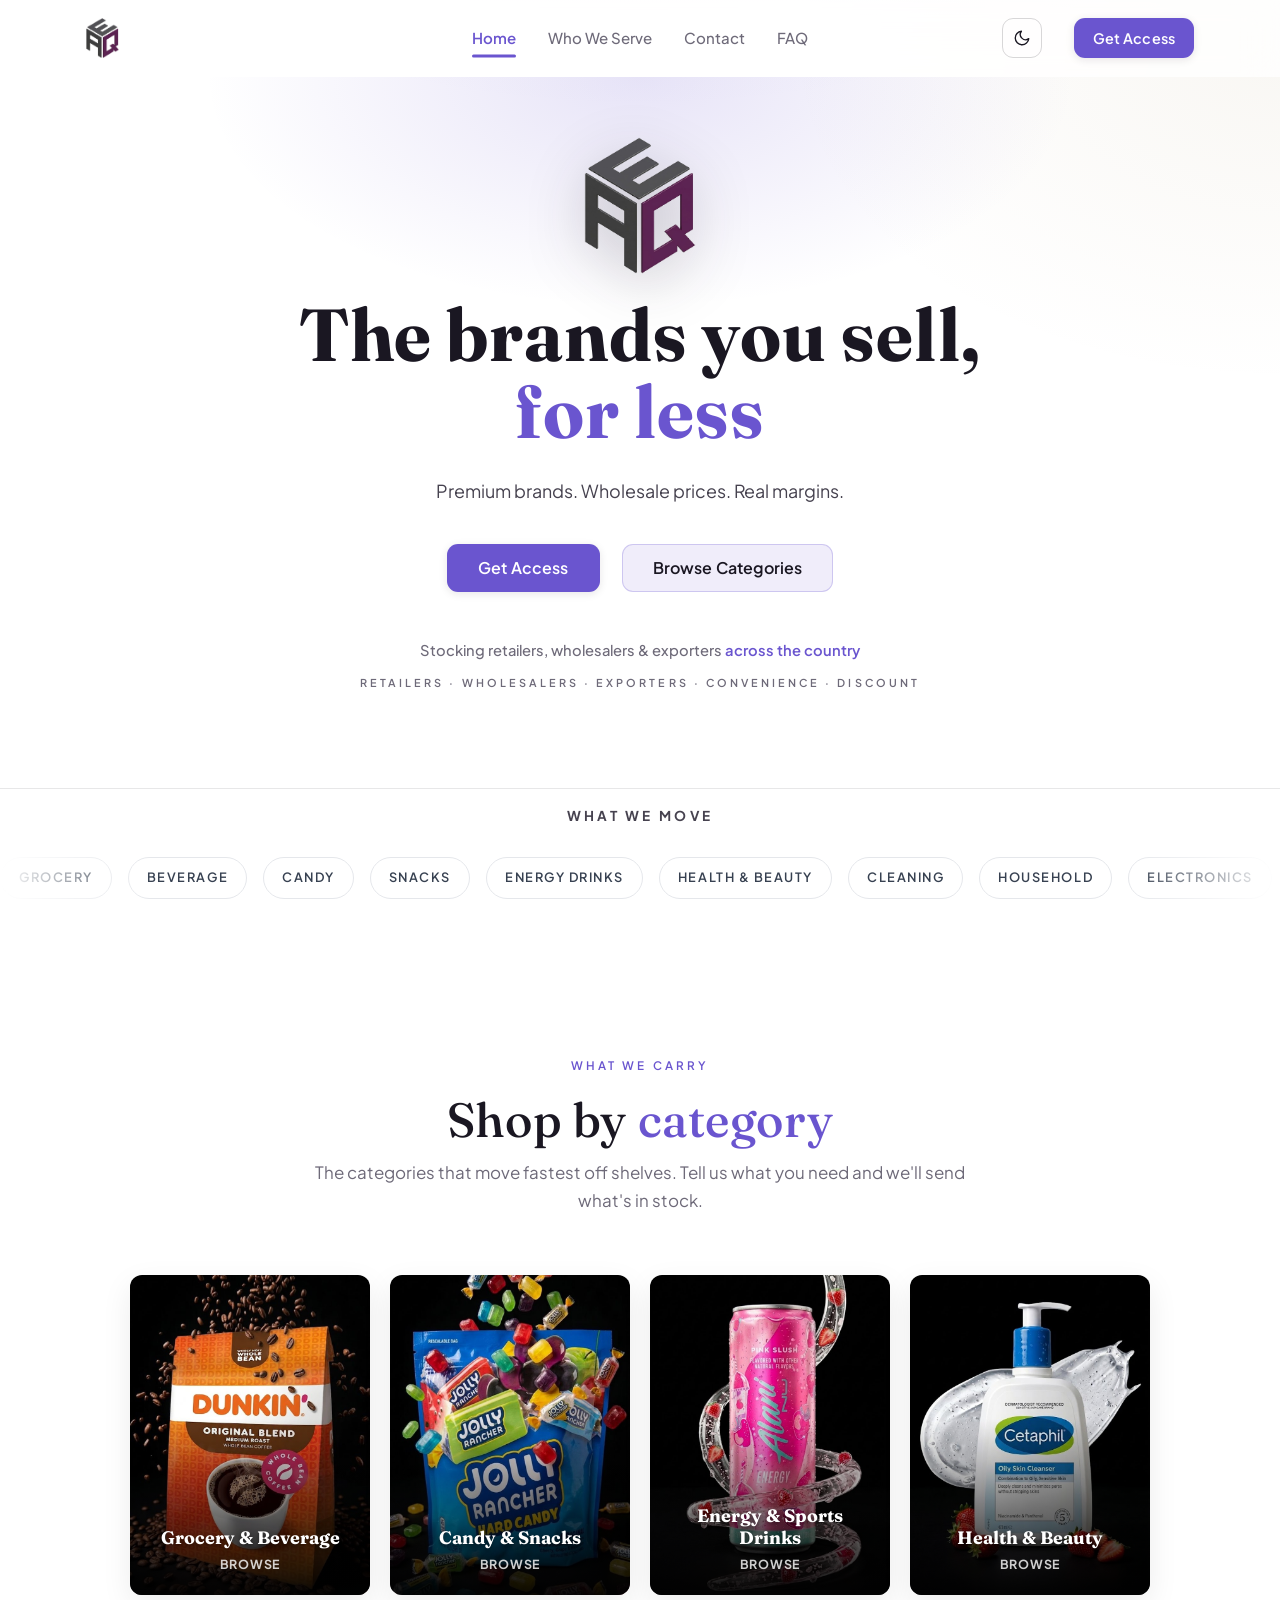
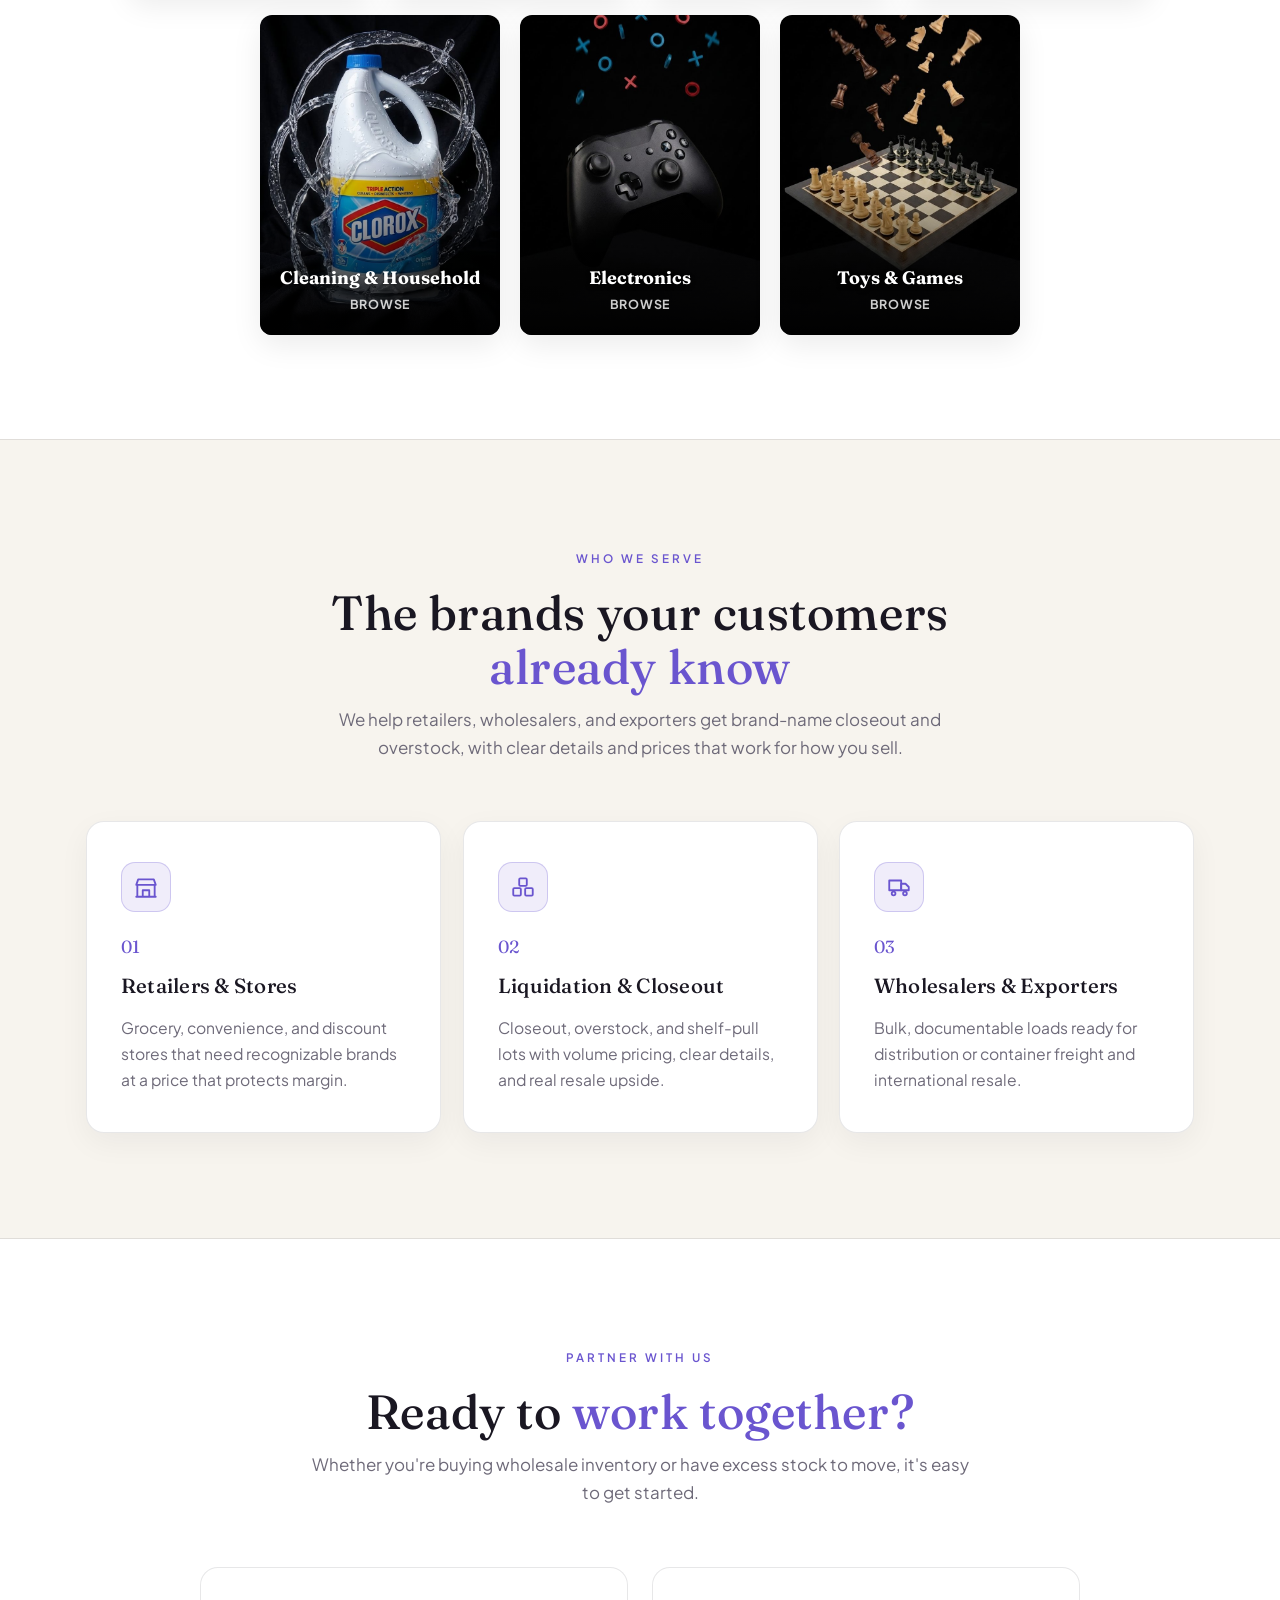
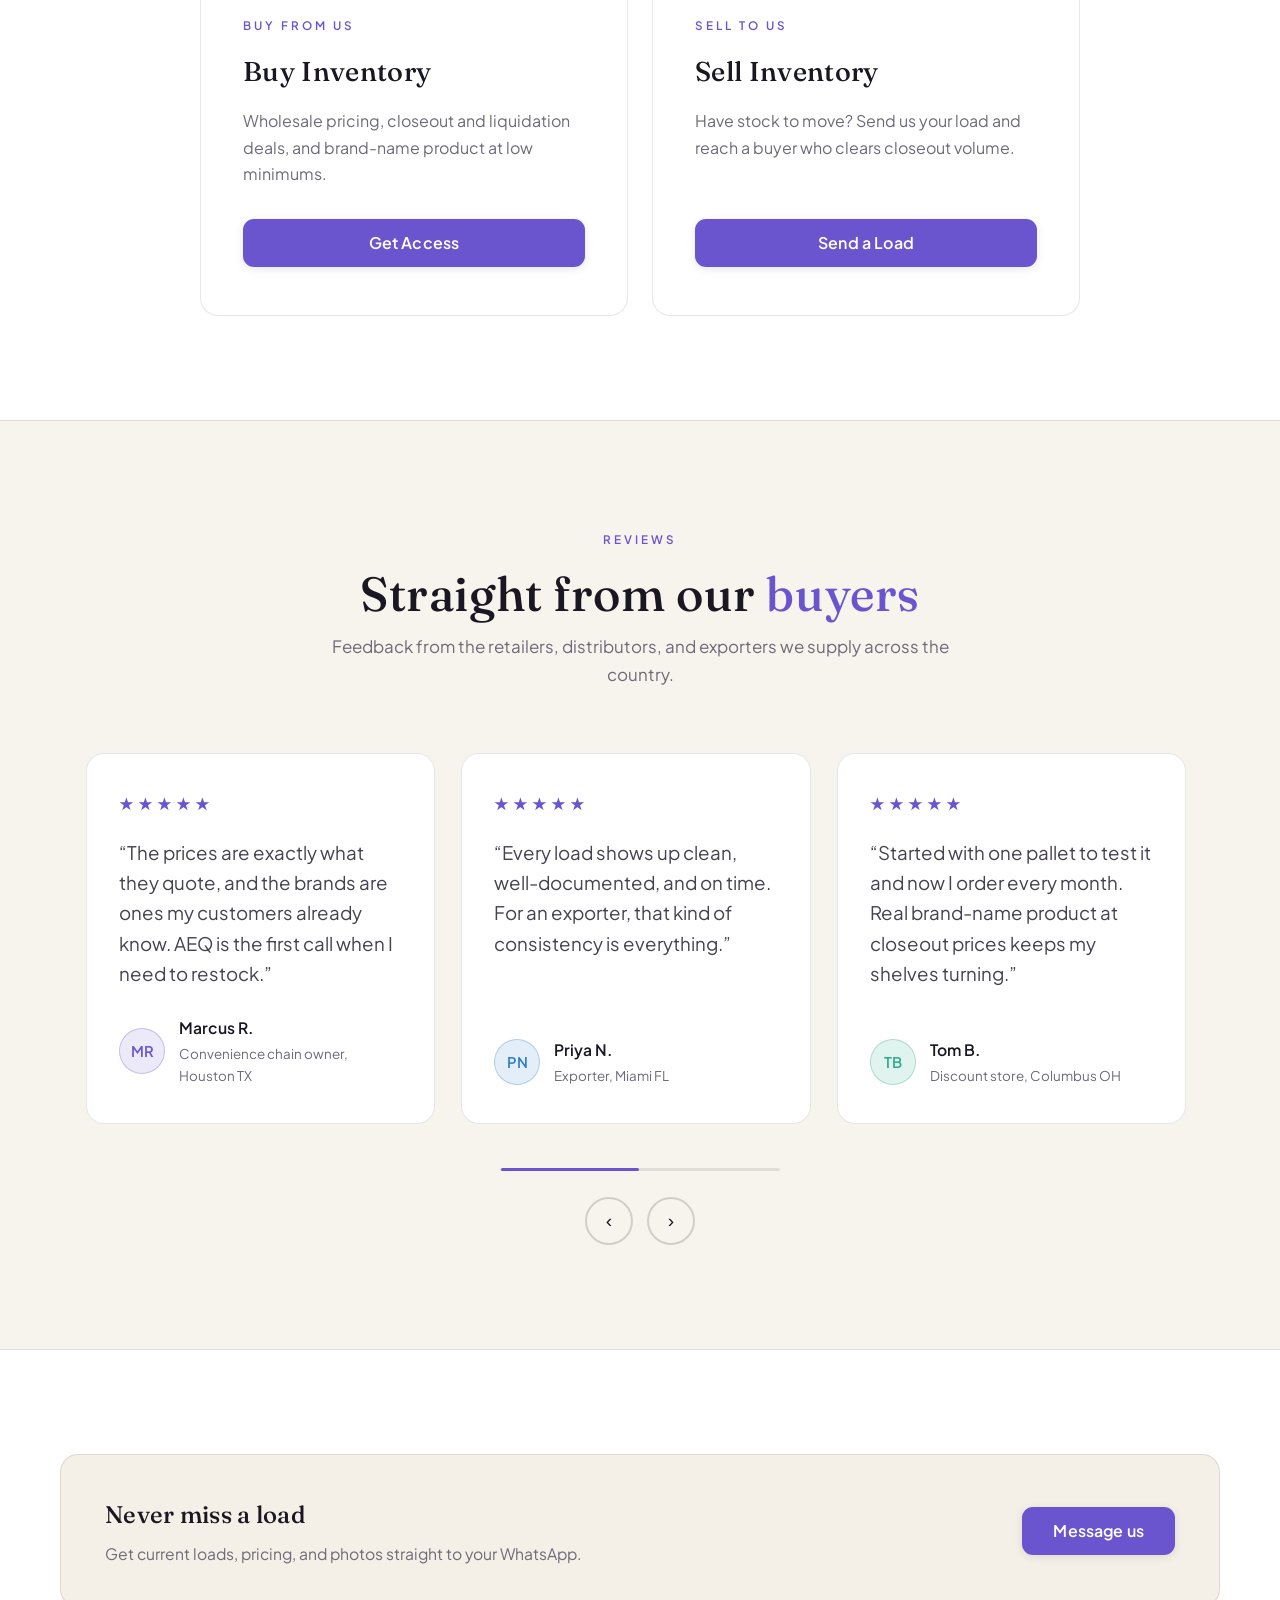
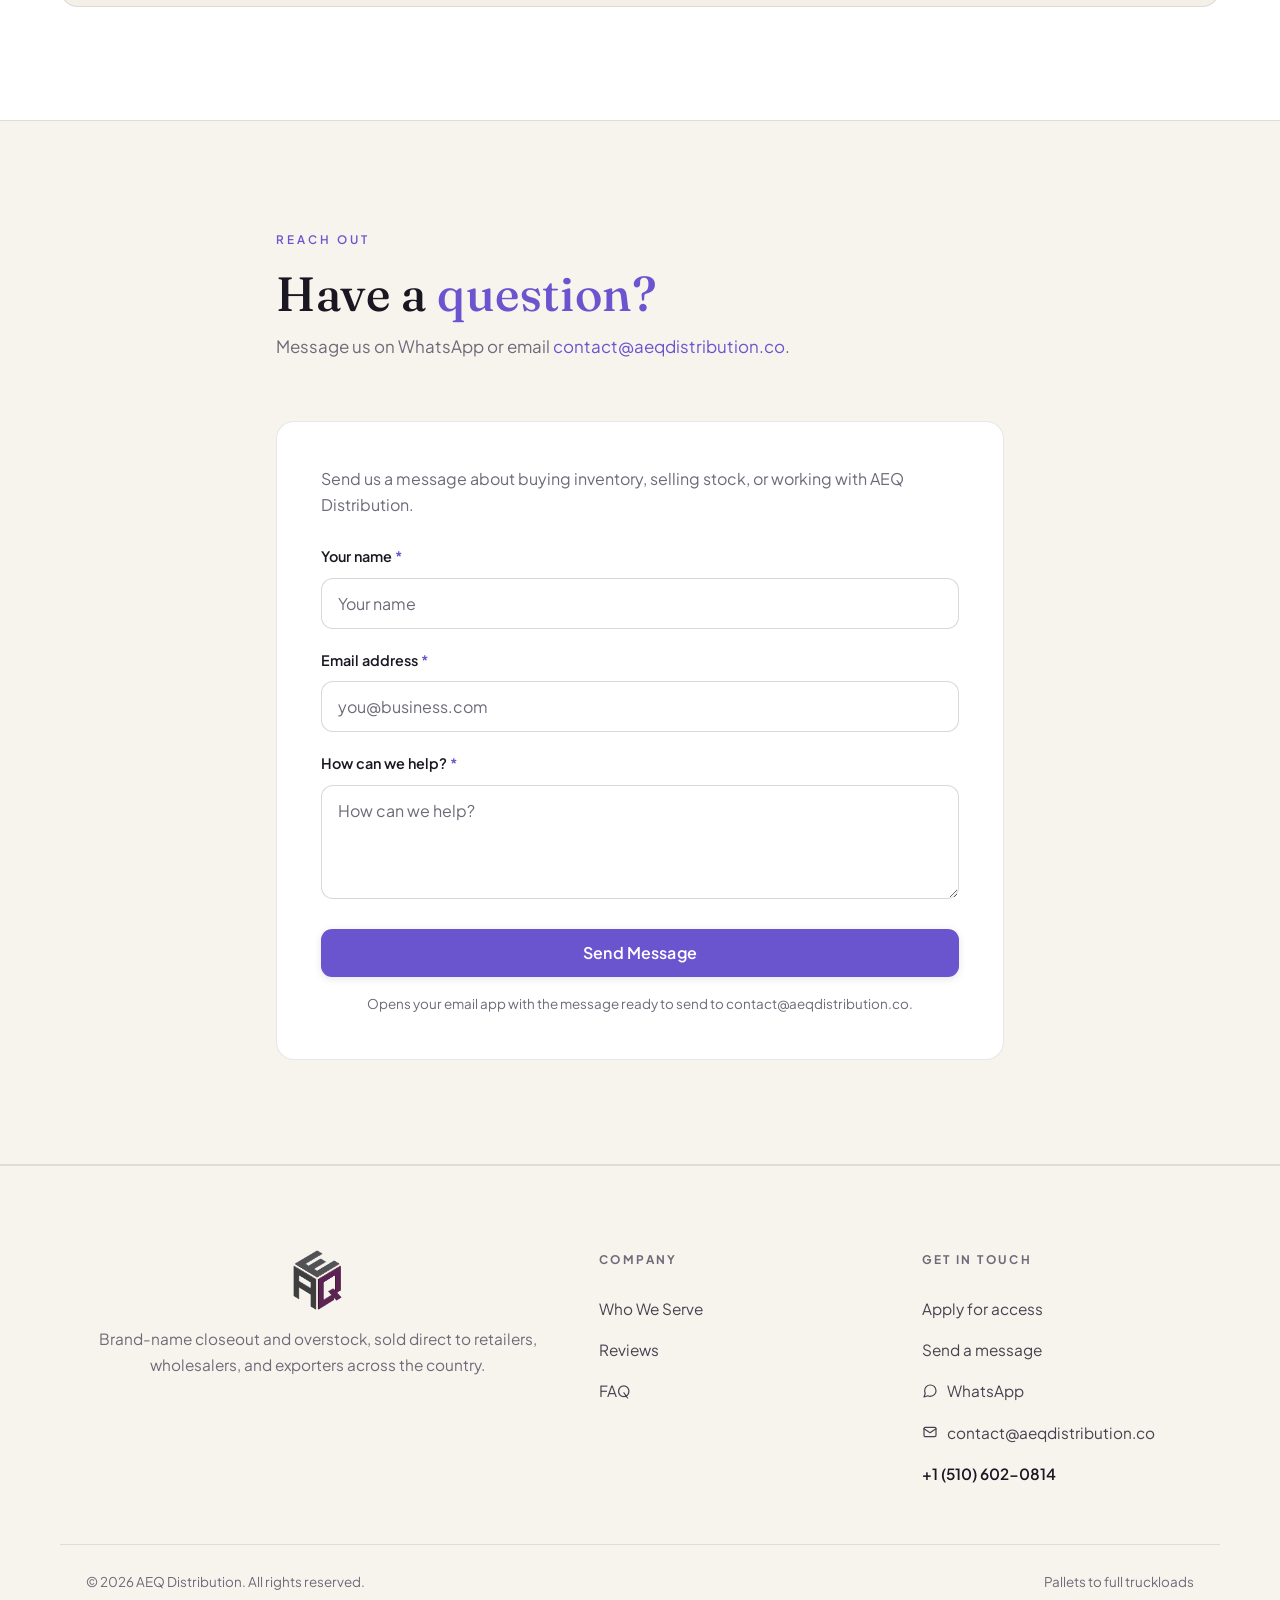
<file: index.html>
<!DOCTYPE html>
<html lang="en">
<head>
  <meta charset="UTF-8" />
  <meta name="viewport" content="width=device-width, initial-scale=1.0" />
  <title>AEQ Distribution | Wholesale & Brand-Name Closeout Distribution</title>
  <meta name="description" content="AEQ Distribution supplies brand-name wholesale, closeout, and liquidation inventory to brick-and-mortar retail, wholesalers, and exporters. Sourced direct, priced for real margin." />
  <meta name="theme-color" content="#ffffff" />
  <link rel="icon" type="image/png" href="favicon.png?v=1" />
  <link rel="apple-touch-icon" href="favicon.png?v=1" />
  <meta property="og:title" content="AEQ Distribution | Wholesale & Closeout Distribution" />
  <meta property="og:description" content="Brand-name wholesale and closeout inventory for retail, wholesale & export. Sourced direct, priced for real margin." />
  <meta property="og:type" content="website" />
  <link rel="preconnect" href="https://fonts.googleapis.com" />
  <link rel="preconnect" href="https://fonts.gstatic.com" crossorigin />
  <link href="https://fonts.googleapis.com/css2?family=Fraunces:opsz,wght@9..144,400;9..144,500;9..144,600;9..144,700&family=Plus+Jakarta+Sans:wght@400;500;600;700&display=swap" rel="stylesheet" />
  <link rel="stylesheet" href="styles.css?v=38" />
  <script>try{var t=localStorage.getItem('aeq-theme');var d=t==='dark';if(!d)document.documentElement.setAttribute('data-theme','light');var m=document.querySelector('meta[name=theme-color]');if(m)m.setAttribute('content',d?'#0d0d10':'#ffffff');}catch(e){}</script>
</head>
<body id="top">
  <div class="scrollbar" id="scrollbar" aria-hidden="true"></div>

  <header class="nav" id="nav">
    <div class="container nav__inner">
      <a href="index.html" class="brand" aria-label="AEQ Distribution home">
        <img src="images/logo.png?v=2" alt="AEQ Distribution" class="brand__logo" />
      </a>
      <nav class="nav__links" aria-label="Primary">
        <a href="index.html" class="is-active">Home</a>        <a href="serve.html">Who We Serve</a>
        <a href="#contact">Contact</a>
        <a href="faq.html">FAQ</a>
      </nav>
      <button class="theme-toggle" id="themeToggle" type="button" aria-label="Switch light or dark theme">
        <svg class="theme-toggle__sun" viewBox="0 0 24 24" fill="none" stroke="currentColor" stroke-width="1.8" stroke-linecap="round" stroke-linejoin="round" aria-hidden="true"><circle cx="12" cy="12" r="4"/><path d="M12 2v2M12 20v2M4.9 4.9l1.4 1.4M17.7 17.7l1.4 1.4M2 12h2M20 12h2M4.9 19.1l1.4-1.4M17.7 6.3l1.4-1.4"/></svg>
        <svg class="theme-toggle__moon" viewBox="0 0 24 24" fill="none" stroke="currentColor" stroke-width="1.8" stroke-linecap="round" stroke-linejoin="round" aria-hidden="true"><path d="M21 12.8A9 9 0 1 1 11.2 3a7 7 0 0 0 9.8 9.8Z"/></svg>
      </button>
      <a class="btn btn--primary btn--sm nav__cta" href="apply.html">Get Access</a>
      <button class="nav__burger" id="burger" aria-label="Open menu" aria-expanded="false"><span></span><span></span><span></span></button>
    </div>
    <div class="nav__mobile" id="navMobile">
      <a href="index.html" class="is-active">Home</a>      <a href="serve.html">Who We Serve</a>
      <a href="#contact">Contact</a>
      <a href="faq.html">FAQ</a>
      <a class="btn btn--primary" href="apply.html">Get Access</a>
    </div>
  </header>

  <main>
    <!-- HERO -->
    <section class="hero">
      <div class="container hero__inner">
        <div class="hero__logo reveal" aria-hidden="true">
          <div class="hero__logo-bob">
            <div class="hero__logo-spin"><img src="images/logo.png?v=2" alt="" /></div>
          </div>
        </div>
        <h1 class="hero__title reveal">The brands you sell, <span class="hl">for less</span></h1>
        <p class="hero__sub reveal">Premium brands. Wholesale prices. Real margins.</p>
        <div class="hero__cta reveal">
          <a class="btn btn--primary btn--lg" href="apply.html">Get Access</a>
          <a class="btn btn--outline btn--lg" href="#categories">Browse Categories</a>
        </div>
        <p class="hero__trust reveal">Stocking retailers, wholesalers &amp; exporters <b>across the country</b></p>
        <p class="hero__caps reveal">Retailers · Wholesalers · Exporters · Convenience · Discount</p>
      </div>
    </section>

    <!-- BRAND MARQUEE -->
    <section class="brands reveal" aria-label="What we move">
      <p class="brands__label">What we move</p>
      <div class="marquee">
        <div class="marquee__track">
          <span>Grocery</span><span aria-hidden="true">·</span><span>Beverage</span><span aria-hidden="true">·</span><span>Candy</span><span aria-hidden="true">·</span><span>Snacks</span><span aria-hidden="true">·</span><span>Energy Drinks</span><span aria-hidden="true">·</span><span>Health &amp; Beauty</span><span aria-hidden="true">·</span><span>Cleaning</span><span aria-hidden="true">·</span><span>Household</span><span aria-hidden="true">·</span><span>Electronics</span><span aria-hidden="true">·</span><span>Toys</span><span aria-hidden="true">·</span><span>Closeouts</span><span aria-hidden="true">·</span>
          <span>Grocery</span><span aria-hidden="true">·</span><span>Beverage</span><span aria-hidden="true">·</span><span>Candy</span><span aria-hidden="true">·</span><span>Snacks</span><span aria-hidden="true">·</span><span>Energy Drinks</span><span aria-hidden="true">·</span><span>Health &amp; Beauty</span><span aria-hidden="true">·</span><span>Cleaning</span><span aria-hidden="true">·</span><span>Household</span><span aria-hidden="true">·</span><span>Electronics</span><span aria-hidden="true">·</span><span>Toys</span><span aria-hidden="true">·</span><span>Closeouts</span><span aria-hidden="true">·</span>
        </div>
      </div>
    </section>

    <!-- CATEGORIES -->
    <section class="section" id="categories">
      <div class="container">
        <div class="section__head reveal">
          <span class="eyebrow">What we carry</span>
          <h2>Shop by <span class="accent">category</span></h2>
          <p>The categories that move fastest off shelves. Tell us what you need and we'll send what's in stock.</p>
        </div>
        <div class="cat-grid">
          <a class="cat reveal" href="apply.html" aria-label="Browse Grocery &amp; Beverage"><img src="images/cat-grocery.jpg?v=4" alt="Grocery and beverage" loading="lazy" /><span class="cat__shade" aria-hidden="true"></span><span class="cat__text"><h3 class="cat__title">Grocery &amp; Beverage</h3><span class="cat__cta">Browse</span></span></a>
          <a class="cat reveal" href="apply.html" aria-label="Browse Candy &amp; Snacks"><img src="images/cat-candy.jpg?v=2" alt="Candy and snacks" loading="lazy" /><span class="cat__shade" aria-hidden="true"></span><span class="cat__text"><h3 class="cat__title">Candy &amp; Snacks</h3><span class="cat__cta">Browse</span></span></a>
          <a class="cat reveal" href="apply.html" aria-label="Browse Energy &amp; Sports Drinks"><img src="images/cat-drinks.jpg?v=2" alt="Energy and sports drinks" loading="lazy" /><span class="cat__shade" aria-hidden="true"></span><span class="cat__text"><h3 class="cat__title">Energy &amp; Sports Drinks</h3><span class="cat__cta">Browse</span></span></a>
          <a class="cat reveal" href="apply.html" aria-label="Browse Health &amp; Beauty"><img src="images/cat-hba.jpg?v=2" alt="Health and beauty" loading="lazy" /><span class="cat__shade" aria-hidden="true"></span><span class="cat__text"><h3 class="cat__title">Health &amp; Beauty</h3><span class="cat__cta">Browse</span></span></a>
          <a class="cat reveal" href="apply.html" aria-label="Browse Cleaning &amp; Household"><img src="images/cat-cleaning.jpg?v=2" alt="Cleaning and household" loading="lazy" /><span class="cat__shade" aria-hidden="true"></span><span class="cat__text"><h3 class="cat__title">Cleaning &amp; Household</h3><span class="cat__cta">Browse</span></span></a>
          <a class="cat reveal" href="apply.html" aria-label="Browse Electronics"><img src="images/cat-electronics.jpg?v=2" alt="Electronics" loading="lazy" /><span class="cat__shade" aria-hidden="true"></span><span class="cat__text"><h3 class="cat__title">Electronics</h3><span class="cat__cta">Browse</span></span></a>
          <a class="cat reveal" href="apply.html" aria-label="Browse Toys &amp; Games"><img src="images/cat-toys.jpg?v=2" alt="Toys and games" loading="lazy" /><span class="cat__shade" aria-hidden="true"></span><span class="cat__text"><h3 class="cat__title">Toys &amp; Games</h3><span class="cat__cta">Browse</span></span></a>
        </div>
      </div>
    </section>

    <!-- WHO WE SERVE -->
    <section class="section section--soft" id="serve">
      <div class="container">
        <div class="section__head reveal">
          <span class="eyebrow">Who we serve</span>
          <h2>The brands your customers <span class="accent">already know</span></h2>
          <p>We help retailers, wholesalers, and exporters get brand-name closeout and overstock, with clear details and prices that work for how you sell.</p>
        </div>
        <div class="serve-grid serve-grid--3">
          <article class="serve reveal"><span class="serve__ico"><svg viewBox="0 0 24 24" aria-hidden="true"><path d="M3 21h18M4 21V10M20 21V10M3 10l1.8-5h14.4L21 10M3 10h18M9 21v-6h6v6"/></svg></span><span class="serve__no">01</span><h3>Retailers &amp; Stores</h3><p>Grocery, convenience, and discount stores that need recognizable brands at a price that protects margin.</p></article>
          <article class="serve reveal"><span class="serve__ico"><svg viewBox="0 0 24 24" aria-hidden="true"><rect x="3" y="13" width="7" height="7" rx="1"/><rect x="14" y="13" width="7" height="7" rx="1"/><rect x="8.5" y="4" width="7" height="7" rx="1"/></svg></span><span class="serve__no">02</span><h3>Liquidation &amp; Closeout</h3><p>Closeout, overstock, and shelf-pull lots with volume pricing, clear details, and real resale upside.</p></article>
          <article class="serve reveal"><span class="serve__ico"><svg viewBox="0 0 24 24" aria-hidden="true"><path d="M3 6h11v9H3z"/><path d="M14 9h4l3 3v3h-7z"/><circle cx="7" cy="18" r="1.7"/><circle cx="17.5" cy="18" r="1.7"/></svg></span><span class="serve__no">03</span><h3>Wholesalers &amp; Exporters</h3><p>Bulk, documentable loads ready for distribution or container freight and international resale.</p></article>
        </div>
      </div>
    </section>

    <!-- GET STARTED -->
    <section class="section" id="get-started">
      <div class="container">
        <div class="section__head reveal">
          <span class="eyebrow">Partner with us</span>
          <h2>Ready to <span class="accent">work together?</span></h2>
          <p>Whether you're buying wholesale inventory or have excess stock to move, it's easy to get started.</p>
        </div>
        <div class="getstarted-grid">
          <article class="gs-card reveal">
            <span class="eyebrow">Buy from us</span>
            <h3>Buy Inventory</h3>
            <p>Wholesale pricing, closeout and liquidation deals, and brand-name product at low minimums.</p>
            <a class="btn btn--primary btn--lg btn--block" href="apply.html">Get Access</a>
          </article>
          <article class="gs-card reveal">
            <span class="eyebrow">Sell to us</span>
            <h3>Sell Inventory</h3>
            <p>Have stock to move? Send us your load and reach a buyer who clears closeout volume.</p>
            <a class="btn btn--primary btn--lg btn--block js-whatsapp" href="#" rel="noopener">Send a Load</a>
          </article>
        </div>
      </div>
    </section>

    <!-- REVIEWS -->
    <section class="section section--soft" id="reviews">
      <div class="container">
        <div class="section__head reveal">
          <span class="eyebrow">Reviews</span>
          <h2>Straight from our <span class="accent">buyers</span></h2>
          <p>Feedback from the retailers, distributors, and exporters we supply across the country.</p>
        </div>
        <div class="reviews-wrap reveal">
          <div class="quotes" id="reviewsTrack">
            <figure class="quote"><div class="stars">★★★★★</div><blockquote>“The prices are exactly what they quote, and the brands are ones my customers already know. AEQ is the first call when I need to restock.”</blockquote><figcaption><span class="avatar">MR</span><span class="who"><b>Marcus R.</b><span>Convenience chain owner, Houston TX</span></span></figcaption></figure>
            <figure class="quote"><div class="stars">★★★★★</div><blockquote>“Every load shows up clean, well-documented, and on time. For an exporter, that kind of consistency is everything.”</blockquote><figcaption><span class="avatar">PN</span><span class="who"><b>Priya N.</b><span>Exporter, Miami FL</span></span></figcaption></figure>
            <figure class="quote"><div class="stars">★★★★★</div><blockquote>“Started with one pallet to test it and now I order every month. Real brand-name product at closeout prices keeps my shelves turning.”</blockquote><figcaption><span class="avatar">TB</span><span class="who"><b>Tom B.</b><span>Discount store, Columbus OH</span></span></figcaption></figure>
            <figure class="quote"><div class="stars">★★★★★</div><blockquote>“They tell me the condition and the numbers before I commit, so there are no surprises when the truck arrives. Straight people to deal with.”</blockquote><figcaption><span class="avatar">SM</span><span class="who"><b>Sofia M.</b><span>Retail store, San Antonio TX</span></span></figcaption></figure>
            <figure class="quote"><div class="stars">★★★★★</div><blockquote>“We resupply dozens of small retailers and AEQ is our most reliable source for closeout volume. Real margin, every order.”</blockquote><figcaption><span class="avatar">DO</span><span class="who"><b>Daniel O.</b><span>Wholesale distributor, Newark NJ</span></span></figcaption></figure>
            <figure class="quote"><div class="stars">★★★★★</div><blockquote>“Great mix in every load and the team actually follows up. Easiest wholesale relationship I've had in years.”</blockquote><figcaption><span class="avatar">LF</span><span class="who"><b>Lena F.</b><span>Cash &amp; carry, Chicago IL</span></span></figcaption></figure>
          </div>
          <div class="rev-progress" aria-hidden="true"><span id="revProgress"></span></div>
          <div class="rev-nav">
            <button class="carousel__btn" data-carousel="reviewsTrack" data-dir="-1" aria-label="Previous reviews">‹</button>
            <button class="carousel__btn" data-carousel="reviewsTrack" data-dir="1" aria-label="Next reviews">›</button>
          </div>
        </div>
      </div>
    </section>

    <!-- STAY CONNECTED -->
    <section class="section">
      <div class="container connect">
        <div class="connect__inner reveal">
          <div>
            <h3>Never miss a load</h3>
            <p>Get current loads, pricing, and photos straight to your WhatsApp.</p>
          </div>
          <a class="btn btn--primary btn--lg js-whatsapp" href="#" rel="noopener">Message us</a>
        </div>
      </div>
    </section>

    <!-- CONTACT -->
    <section class="section section--soft" id="contact">
      <div class="container apply">
        <div class="section__head section__head--left reveal">
          <span class="eyebrow">Reach out</span>
          <h2>Have a <span class="accent">question?</span></h2>
          <p>Message us on WhatsApp or email <a class="accent" href="mailto:contact@aeqdistribution.co">contact@aeqdistribution.co</a>.</p>
        </div>
        <form class="form reveal" id="contactForm" novalidate>
          <p class="form__intro">Send us a message about buying inventory, selling stock, or working with AEQ Distribution.</p>
          <div class="field">
            <label for="c_name">Your name <span>*</span></label>
            <input id="c_name" type="text" placeholder="Your name" autocomplete="name" required />
          </div>
          <div class="field">
            <label for="c_email">Email address <span>*</span></label>
            <input id="c_email" type="email" placeholder="you@business.com" autocomplete="email" required />
          </div>
          <div class="field">
            <label for="c_msg">How can we help? <span>*</span></label>
            <textarea id="c_msg" rows="4" placeholder="How can we help?" required></textarea>
          </div>
          <button type="submit" class="btn btn--primary btn--lg btn--block">Send Message</button>
          <p class="form__fine">Opens your email app with the message ready to send to contact@aeqdistribution.co.</p>
        </form>
      </div>
    </section>
  </main>

  <footer class="footer">
    <div class="container footer__inner">
      <div class="footer__brand">
        <a href="index.html" class="brand" aria-label="AEQ Distribution home"><img src="images/logo.png?v=2" alt="AEQ Distribution" class="brand__logo" /></a>
        <p>Brand-name closeout and overstock, sold direct to retailers, wholesalers, and exporters across the country.</p>
      </div>
      <nav class="footer__col" aria-label="Footer">
        <h4>Company</h4>        <a href="serve.html">Who We Serve</a>
        <a href="#reviews">Reviews</a>
        <a href="faq.html">FAQ</a>
      </nav>
      <div class="footer__col">
        <h4>Get in touch</h4>
        <a href="apply.html">Apply for access</a>
        <a href="#contact">Send a message</a>
        <a class="js-whatsapp" href="#"><svg class="ico" viewBox="0 0 24 24" stroke-width="1.8" stroke-linecap="round" stroke-linejoin="round" aria-hidden="true"><path d="M21 11.5a8.38 8.38 0 0 1-8.5 8.5 8.5 8.5 0 0 1-3.8-.9L3 21l1.9-5.7a8.5 8.5 0 0 1-.9-3.8A8.38 8.38 0 0 1 12.5 3 8.38 8.38 0 0 1 21 11.5Z"/></svg>WhatsApp</a>
        <a href="mailto:contact@aeqdistribution.co"><svg class="ico" viewBox="0 0 24 24" stroke-width="1.8" stroke-linecap="round" stroke-linejoin="round" aria-hidden="true"><rect x="3" y="5" width="18" height="14" rx="2"/><path d="m3 7 9 6 9-6"/></svg>contact@aeqdistribution.co</a>
        <a class="footer__phone js-whatsapp" href="#">+1 (510) 602-0814</a>
      </div>
    </div>
    <div class="container footer__bar">
      <span>© <span id="year"></span> AEQ Distribution. All rights reserved.</span>
      <span>Pallets to full truckloads</span>
    </div>
  </footer>

  <script src="script.js?v=32"></script>
</body>
</html>
</file>
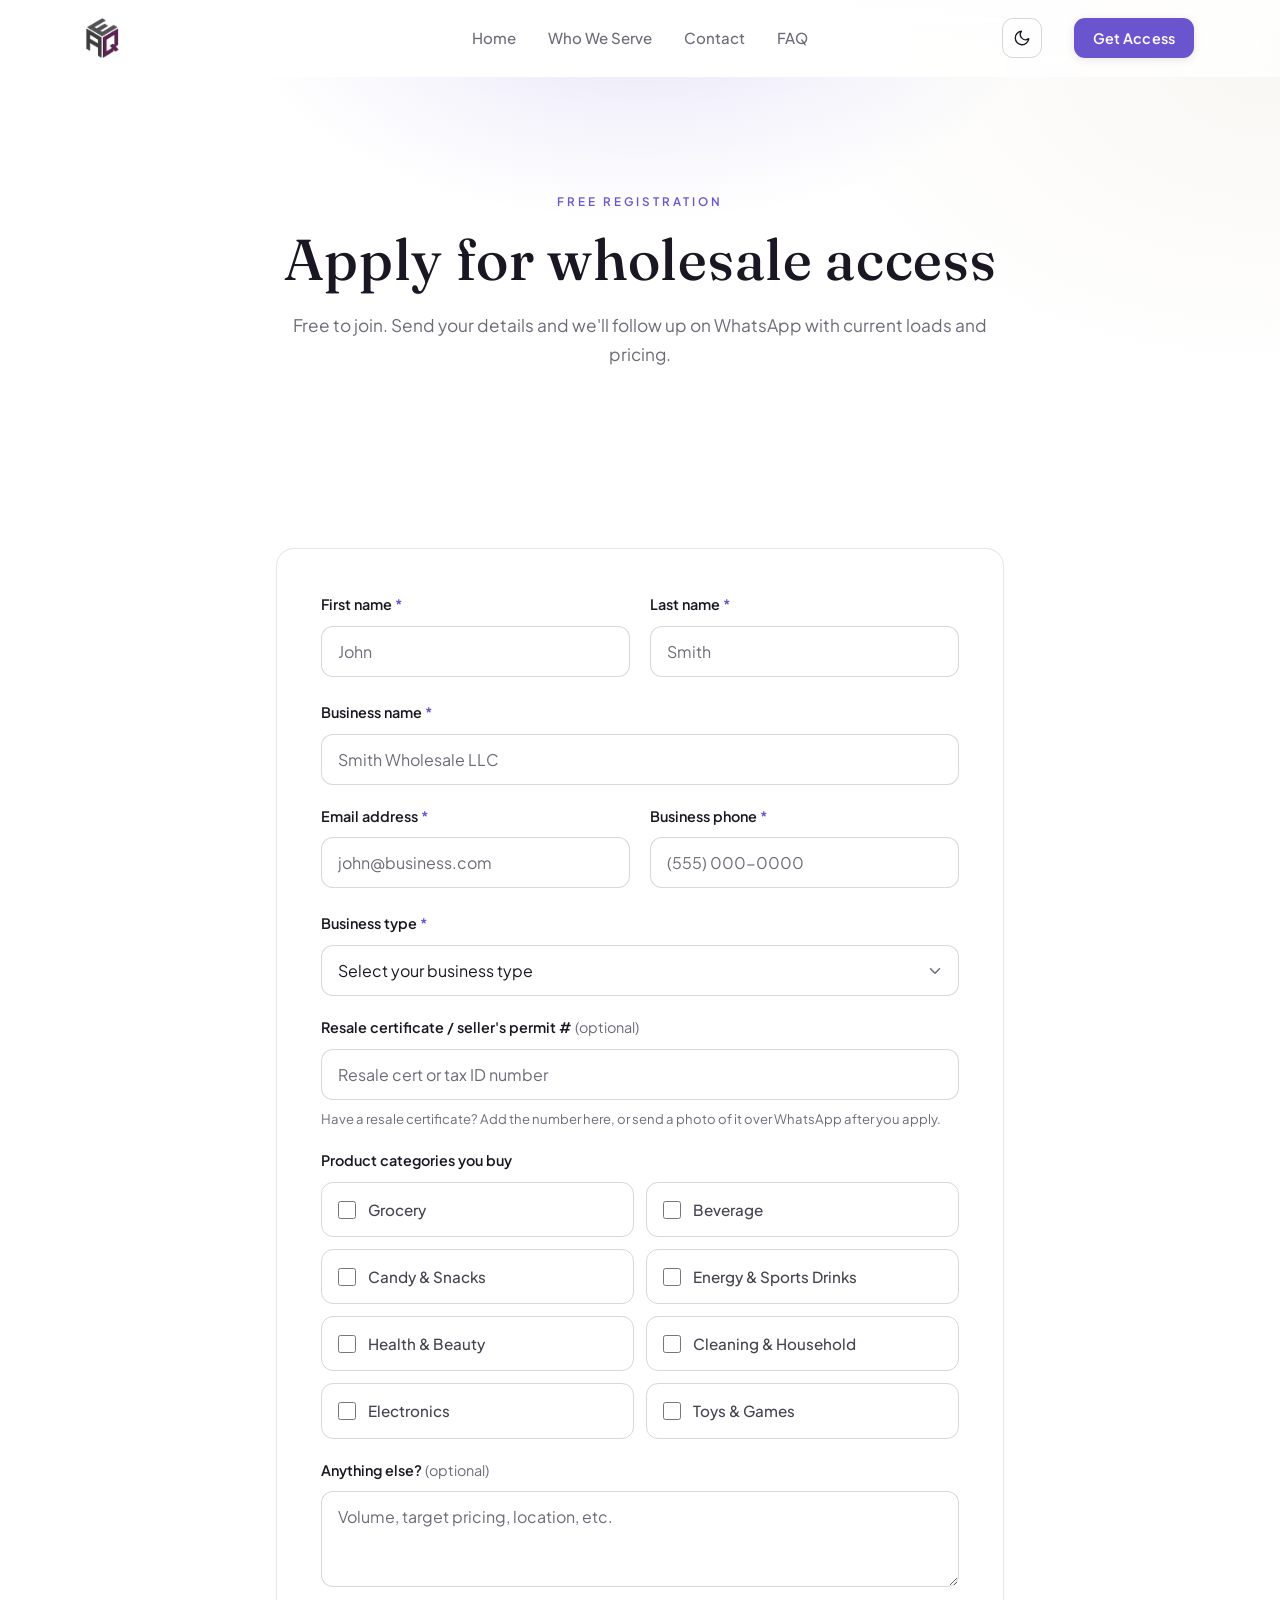
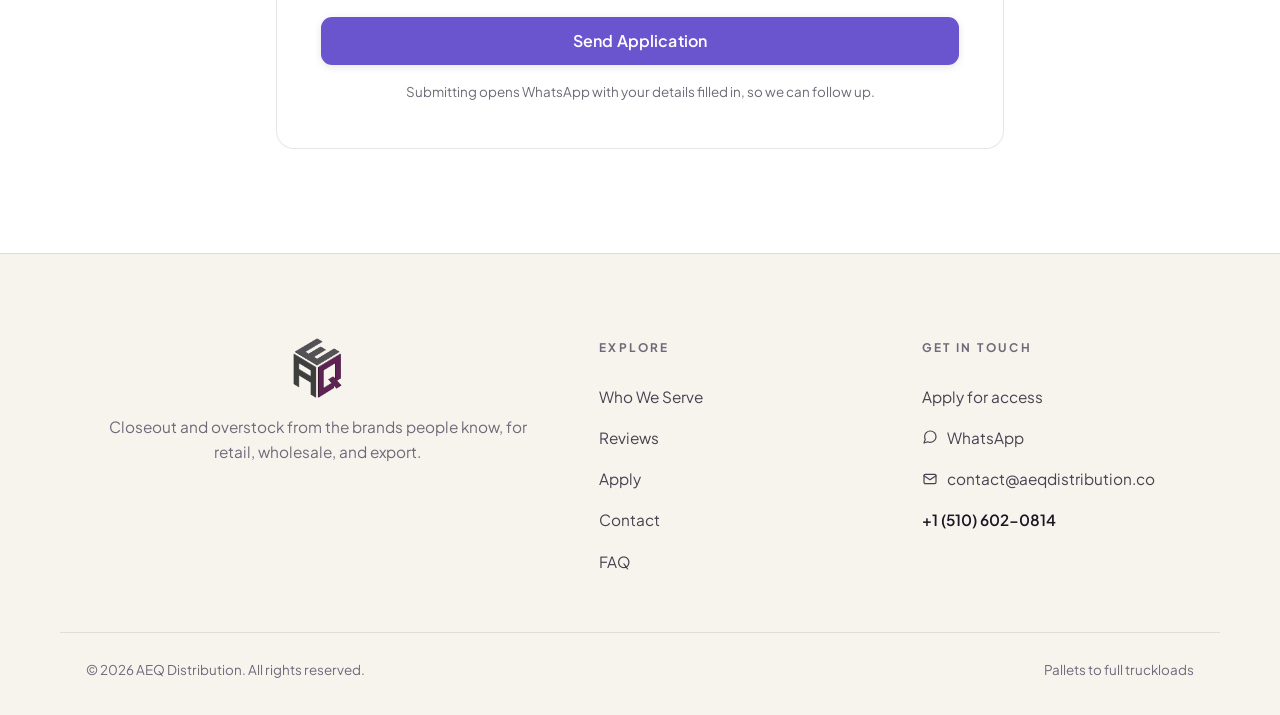
<file: apply.html>
<!DOCTYPE html>
<html lang="en">
<head>
  <meta charset="UTF-8" />
  <meta name="viewport" content="width=device-width, initial-scale=1.0" />
  <title>Apply for Access | AEQ Distribution</title>
  <meta name="description" content="Apply for free wholesale access with AEQ Distribution. Send your details and we'll follow up on WhatsApp with current loads and pricing." />
  <meta name="theme-color" content="#ffffff" />
  <link rel="icon" type="image/png" href="favicon.png?v=1" />
  <link rel="apple-touch-icon" href="favicon.png?v=1" />
  <link rel="preconnect" href="https://fonts.googleapis.com" />
  <link rel="preconnect" href="https://fonts.gstatic.com" crossorigin />
  <link href="https://fonts.googleapis.com/css2?family=Fraunces:opsz,wght@9..144,400;9..144,500;9..144,600;9..144,700&family=Plus+Jakarta+Sans:wght@400;500;600;700&display=swap" rel="stylesheet" />
  <link rel="stylesheet" href="styles.css?v=38" />
  <script>try{var t=localStorage.getItem('aeq-theme');var d=t==='dark';if(!d)document.documentElement.setAttribute('data-theme','light');var m=document.querySelector('meta[name=theme-color]');if(m)m.setAttribute('content',d?'#0d0d10':'#ffffff');}catch(e){}</script>
</head>
<body id="top">
  <div class="scrollbar" id="scrollbar" aria-hidden="true"></div>

  <header class="nav" id="nav">
    <div class="container nav__inner">
      <a href="index.html" class="brand" aria-label="AEQ Distribution home">
        <img src="images/logo.png?v=2" alt="AEQ Distribution" class="brand__logo" />
      </a>
      <nav class="nav__links" aria-label="Primary">
        <a href="index.html">Home</a>        <a href="serve.html">Who We Serve</a>
        <a href="index.html#contact">Contact</a>
        <a href="faq.html">FAQ</a>
      </nav>
      <button class="theme-toggle" id="themeToggle" type="button" aria-label="Switch light or dark theme">
        <svg class="theme-toggle__sun" viewBox="0 0 24 24" fill="none" stroke="currentColor" stroke-width="1.8" stroke-linecap="round" stroke-linejoin="round" aria-hidden="true"><circle cx="12" cy="12" r="4"/><path d="M12 2v2M12 20v2M4.9 4.9l1.4 1.4M17.7 17.7l1.4 1.4M2 12h2M20 12h2M4.9 19.1l1.4-1.4M17.7 6.3l1.4-1.4"/></svg>
        <svg class="theme-toggle__moon" viewBox="0 0 24 24" fill="none" stroke="currentColor" stroke-width="1.8" stroke-linecap="round" stroke-linejoin="round" aria-hidden="true"><path d="M21 12.8A9 9 0 1 1 11.2 3a7 7 0 0 0 9.8 9.8Z"/></svg>
      </button>
      <a class="btn btn--primary btn--sm nav__cta" href="apply.html">Get Access</a>
      <button class="nav__burger" id="burger" aria-label="Open menu" aria-expanded="false"><span></span><span></span><span></span></button>
    </div>
    <div class="nav__mobile" id="navMobile">
      <a href="index.html">Home</a>      <a href="serve.html">Who We Serve</a>
      <a href="index.html#contact">Contact</a>
      <a href="faq.html">FAQ</a>
      <a class="btn btn--primary" href="apply.html">Get Access</a>
    </div>
  </header>

  <main>
    <section class="page-hero">
      <div class="container">
        <span class="eyebrow">Free registration</span>
        <h1>Apply for wholesale access</h1>
        <p>Free to join. Send your details and we'll follow up on WhatsApp with current loads and pricing.</p>
      </div>
    </section>

    <section class="section">
      <div class="container apply">
        <form class="form reveal" id="applyForm" novalidate>
          <div class="form__row">
            <div class="field">
              <label for="f_first">First name <span>*</span></label>
              <input id="f_first" type="text" placeholder="John" autocomplete="given-name" required />
            </div>
            <div class="field">
              <label for="f_last">Last name <span>*</span></label>
              <input id="f_last" type="text" placeholder="Smith" autocomplete="family-name" required />
            </div>
          </div>
          <div class="field">
            <label for="f_biz">Business name <span>*</span></label>
            <input id="f_biz" type="text" placeholder="Smith Wholesale LLC" autocomplete="organization" required />
          </div>
          <div class="form__row">
            <div class="field">
              <label for="f_email">Email address <span>*</span></label>
              <input id="f_email" type="email" placeholder="john@business.com" autocomplete="email" required />
            </div>
            <div class="field">
              <label for="f_phone">Business phone <span>*</span></label>
              <input id="f_phone" type="tel" placeholder="(555) 000-0000" autocomplete="tel" required />
            </div>
          </div>
          <div class="field">
            <label for="f_type">Business type <span>*</span></label>
            <div class="select-wrap">
              <select id="f_type" required>
                <option value="" disabled selected>Select your business type</option>
                <option>Grocery / Retail Store</option>
                <option>Convenience Store</option>
                <option>Discount / Dollar Store</option>
                <option>Wholesale Distributor</option>
                <option>Cash &amp; Carry</option>
                <option>Exporter</option>
                <option>Other</option>
              </select>
              <svg viewBox="0 0 24 24" fill="none" stroke="currentColor" stroke-width="2" stroke-linecap="round" stroke-linejoin="round" aria-hidden="true"><path d="m6 9 6 6 6-6"/></svg>
            </div>
          </div>
          <div class="field">
            <label for="f_resale">Resale certificate / seller's permit # <span class="opt">(optional)</span></label>
            <input id="f_resale" type="text" placeholder="Resale cert or tax ID number" autocomplete="off" />
            <p class="field__note">Have a resale certificate? Add the number here, or send a photo of it over WhatsApp after you apply.</p>
          </div>
          <div class="field">
            <span class="field__label">Product categories you buy</span>
            <div class="checks">
              <label class="check"><input type="checkbox" name="cat" value="Grocery" /><span>Grocery</span></label>
              <label class="check"><input type="checkbox" name="cat" value="Beverage" /><span>Beverage</span></label>
              <label class="check"><input type="checkbox" name="cat" value="Candy &amp; Snacks" /><span>Candy &amp; Snacks</span></label>
              <label class="check"><input type="checkbox" name="cat" value="Energy &amp; Sports Drinks" /><span>Energy &amp; Sports Drinks</span></label>
              <label class="check"><input type="checkbox" name="cat" value="Health &amp; Beauty" /><span>Health &amp; Beauty</span></label>
              <label class="check"><input type="checkbox" name="cat" value="Cleaning &amp; Household" /><span>Cleaning &amp; Household</span></label>
              <label class="check"><input type="checkbox" name="cat" value="Electronics" /><span>Electronics</span></label>
              <label class="check"><input type="checkbox" name="cat" value="Toys &amp; Games" /><span>Toys &amp; Games</span></label>
            </div>
          </div>
          <div class="field">
            <label for="f_notes">Anything else? <span class="opt">(optional)</span></label>
            <textarea id="f_notes" rows="3" placeholder="Volume, target pricing, location, etc."></textarea>
          </div>
          <button type="submit" class="btn btn--primary btn--lg btn--block">Send Application</button>
          <p class="form__fine">Submitting opens WhatsApp with your details filled in, so we can follow up.</p>
        </form>
      </div>
    </section>
  </main>

  <footer class="footer">
    <div class="container footer__inner">
      <div class="footer__brand">
        <a href="index.html" class="brand" aria-label="AEQ Distribution home"><img src="images/logo.png?v=2" alt="AEQ Distribution" class="brand__logo" /></a>
        <p>Closeout and overstock from the brands people know, for retail, wholesale, and export.</p>
      </div>
      <nav class="footer__col" aria-label="Footer">
        <h4>Explore</h4>        <a href="serve.html">Who We Serve</a>
        <a href="index.html#reviews">Reviews</a>
        <a href="apply.html">Apply</a>
        <a href="index.html#contact">Contact</a>
        <a href="faq.html">FAQ</a>
      </nav>
      <div class="footer__col">
        <h4>Get in touch</h4>
        <a href="apply.html">Apply for access</a>
        <a class="js-whatsapp" href="#"><svg class="ico" viewBox="0 0 24 24" stroke-width="1.8" stroke-linecap="round" stroke-linejoin="round" aria-hidden="true"><path d="M21 11.5a8.38 8.38 0 0 1-8.5 8.5 8.5 8.5 0 0 1-3.8-.9L3 21l1.9-5.7a8.5 8.5 0 0 1-.9-3.8A8.38 8.38 0 0 1 12.5 3 8.38 8.38 0 0 1 21 11.5Z"/></svg>WhatsApp</a>
        <a href="mailto:contact@aeqdistribution.co"><svg class="ico" viewBox="0 0 24 24" stroke-width="1.8" stroke-linecap="round" stroke-linejoin="round" aria-hidden="true"><rect x="3" y="5" width="18" height="14" rx="2"/><path d="m3 7 9 6 9-6"/></svg>contact@aeqdistribution.co</a>
        <a class="footer__phone js-whatsapp" href="#">+1 (510) 602-0814</a>
      </div>
    </div>
    <div class="container footer__bar">
      <span>© <span id="year"></span> AEQ Distribution. All rights reserved.</span>
      <span>Pallets to full truckloads</span>
    </div>
  </footer>

  <script src="script.js?v=32"></script>
</body>
</html>
</file>
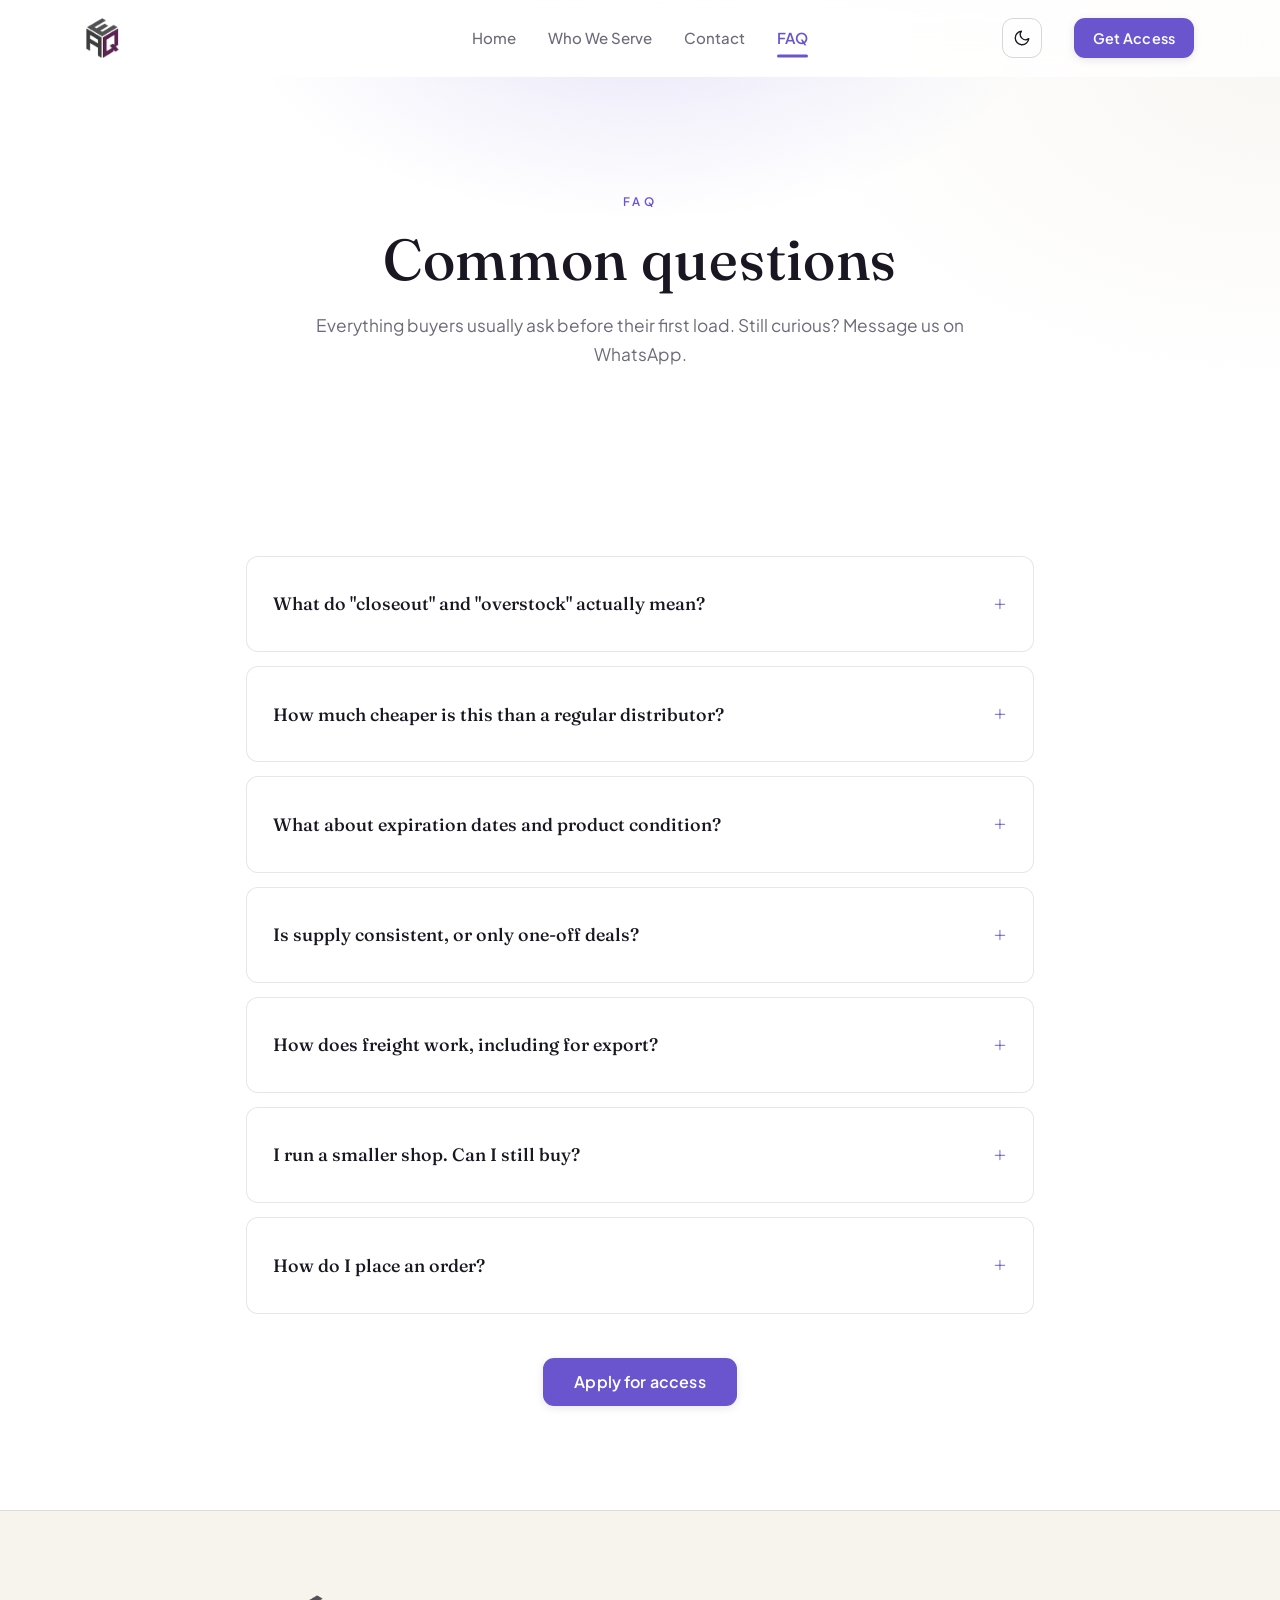
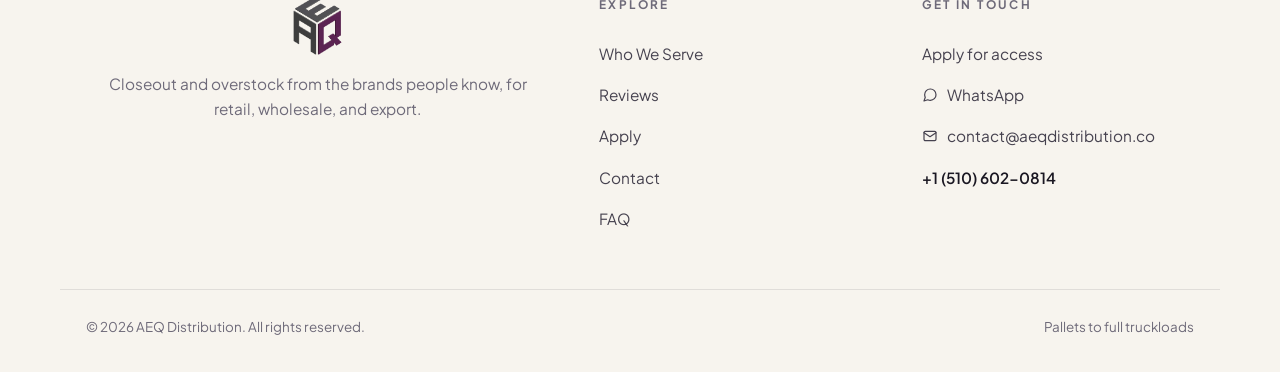
<file: faq.html>
<!DOCTYPE html>
<html lang="en">
<head>
  <meta charset="UTF-8" />
  <meta name="viewport" content="width=device-width, initial-scale=1.0" />
  <title>FAQ | AEQ Distribution</title>
  <meta name="description" content="Common questions about buying brand-name wholesale and closeout inventory from AEQ Distribution — pricing, condition, freight, minimums, and ordering." />
  <meta name="theme-color" content="#ffffff" />
  <link rel="icon" type="image/png" href="favicon.png?v=1" />
  <link rel="apple-touch-icon" href="favicon.png?v=1" />
  <link rel="preconnect" href="https://fonts.googleapis.com" />
  <link rel="preconnect" href="https://fonts.gstatic.com" crossorigin />
  <link href="https://fonts.googleapis.com/css2?family=Fraunces:opsz,wght@9..144,400;9..144,500;9..144,600;9..144,700&family=Plus+Jakarta+Sans:wght@400;500;600;700&display=swap" rel="stylesheet" />
  <link rel="stylesheet" href="styles.css?v=38" />
  <script>try{var t=localStorage.getItem('aeq-theme');var d=t==='dark';if(!d)document.documentElement.setAttribute('data-theme','light');var m=document.querySelector('meta[name=theme-color]');if(m)m.setAttribute('content',d?'#0d0d10':'#ffffff');}catch(e){}</script>
</head>
<body id="top">
  <div class="scrollbar" id="scrollbar" aria-hidden="true"></div>

  <header class="nav" id="nav">
    <div class="container nav__inner">
      <a href="index.html" class="brand" aria-label="AEQ Distribution home">
        <img src="images/logo.png?v=2" alt="AEQ Distribution" class="brand__logo" />
      </a>
      <nav class="nav__links" aria-label="Primary">
        <a href="index.html">Home</a>        <a href="serve.html">Who We Serve</a>
        <a href="index.html#contact">Contact</a>
        <a href="faq.html" class="is-active">FAQ</a>
      </nav>
      <button class="theme-toggle" id="themeToggle" type="button" aria-label="Switch light or dark theme">
        <svg class="theme-toggle__sun" viewBox="0 0 24 24" fill="none" stroke="currentColor" stroke-width="1.8" stroke-linecap="round" stroke-linejoin="round" aria-hidden="true"><circle cx="12" cy="12" r="4"/><path d="M12 2v2M12 20v2M4.9 4.9l1.4 1.4M17.7 17.7l1.4 1.4M2 12h2M20 12h2M4.9 19.1l1.4-1.4M17.7 6.3l1.4-1.4"/></svg>
        <svg class="theme-toggle__moon" viewBox="0 0 24 24" fill="none" stroke="currentColor" stroke-width="1.8" stroke-linecap="round" stroke-linejoin="round" aria-hidden="true"><path d="M21 12.8A9 9 0 1 1 11.2 3a7 7 0 0 0 9.8 9.8Z"/></svg>
      </button>
      <a class="btn btn--primary btn--sm nav__cta" href="apply.html">Get Access</a>
      <button class="nav__burger" id="burger" aria-label="Open menu" aria-expanded="false"><span></span><span></span><span></span></button>
    </div>
    <div class="nav__mobile" id="navMobile">
      <a href="index.html">Home</a>      <a href="serve.html">Who We Serve</a>
      <a href="index.html#contact">Contact</a>
      <a href="faq.html" class="is-active">FAQ</a>
      <a class="btn btn--primary" href="apply.html">Get Access</a>
    </div>
  </header>

  <main>
    <section class="page-hero">
      <div class="container">
        <span class="eyebrow">FAQ</span>
        <h1>Common questions</h1>
        <p>Everything buyers usually ask before their first load. Still curious? Message us on WhatsApp.</p>
      </div>
    </section>

    <section class="section">
      <div class="container faq">
        <div class="acc reveal">
          <details class="acc__item"><summary>What do "closeout" and "overstock" actually mean?</summary><p>They're brand-name goods that need to move for reasons that have nothing to do with quality. Overstock is surplus a manufacturer or retailer over-ordered. Closeouts are discontinued lines, refreshed packaging, or seasonal product rotating out. Shelf-pulls were pulled to free up space but are still perfectly good. Because we're buying product that has to clear, the cost sits well under what a standard distributor charges for the same names.</p></details>
          <details class="acc__item"><summary>How much cheaper is this than a regular distributor?</summary><p>It depends on the load and the category, but closeout pricing consistently lands below normal wholesale because we buy at the source and in volume. Rather than quote a blanket percentage, we give you exact unit counts and per-unit cost on every load before you commit, so you can run your own margin math and there are no surprise fees stacked on at the end.</p></details>
          <details class="acc__item"><summary>What about expiration dates and product condition?</summary><p>Nothing ships blind. For anything consumable we send date codes, condition notes, and photos with the load up front. If something is short-dated we say so and price it to match, so it still pencils out for shelves that turn over quickly. You decide with the full picture in hand.</p></details>
          <details class="acc__item"><summary>Is supply consistent, or only one-off deals?</summary><p>Both, depending on how you buy. Some customers grab a single opportunistic pallet when the price is right. Others set up recurring loads in the categories they sell most. Tell us what moves in your stores and we'll flag matching inventory as it lands instead of leaving you to check back.</p></details>
          <details class="acc__item"><summary>How does freight work, including for export?</summary><p>We ship by the pallet, LTL, and full truckload across the country, and we load containers for exporters with the paperwork they need at the port. Freight is quoted per order against your volume and destination, so what you see is landed cost, not just the cost of the goods.</p></details>
          <details class="acc__item"><summary>I run a smaller shop. Can I still buy?</summary><p>Absolutely. There's no membership wall and no large opening order to clear. Plenty of buyers start with one pallet to test how it sells on their shelves, then scale up once the numbers prove out.</p></details>
          <details class="acc__item"><summary>How do I place an order?</summary><p>Everything runs through WhatsApp to keep it quick. Fill out the application or message us directly with your categories and target volume. We'll reply with what's currently available, the pricing, and photos, then confirm the order and arrange shipping.</p></details>
        </div>
        <div style="text-align:center; margin-top:44px;">
          <a class="btn btn--primary btn--lg" href="apply.html">Apply for access</a>
        </div>
      </div>
    </section>
  </main>

  <footer class="footer">
    <div class="container footer__inner">
      <div class="footer__brand">
        <a href="index.html" class="brand" aria-label="AEQ Distribution home"><img src="images/logo.png?v=2" alt="AEQ Distribution" class="brand__logo" /></a>
        <p>Closeout and overstock from the brands people know, for retail, wholesale, and export.</p>
      </div>
      <nav class="footer__col" aria-label="Footer">
        <h4>Explore</h4>        <a href="serve.html">Who We Serve</a>
        <a href="index.html#reviews">Reviews</a>
        <a href="apply.html">Apply</a>
        <a href="index.html#contact">Contact</a>
        <a href="faq.html">FAQ</a>
      </nav>
      <div class="footer__col">
        <h4>Get in touch</h4>
        <a href="apply.html">Apply for access</a>
        <a class="js-whatsapp" href="#"><svg class="ico" viewBox="0 0 24 24" stroke-width="1.8" stroke-linecap="round" stroke-linejoin="round" aria-hidden="true"><path d="M21 11.5a8.38 8.38 0 0 1-8.5 8.5 8.5 8.5 0 0 1-3.8-.9L3 21l1.9-5.7a8.5 8.5 0 0 1-.9-3.8A8.38 8.38 0 0 1 12.5 3 8.38 8.38 0 0 1 21 11.5Z"/></svg>WhatsApp</a>
        <a href="mailto:contact@aeqdistribution.co"><svg class="ico" viewBox="0 0 24 24" stroke-width="1.8" stroke-linecap="round" stroke-linejoin="round" aria-hidden="true"><rect x="3" y="5" width="18" height="14" rx="2"/><path d="m3 7 9 6 9-6"/></svg>contact@aeqdistribution.co</a>
        <a class="footer__phone js-whatsapp" href="#">+1 (510) 602-0814</a>
      </div>
    </div>
    <div class="container footer__bar">
      <span>© <span id="year"></span> AEQ Distribution. All rights reserved.</span>
      <span>Pallets to full truckloads</span>
    </div>
  </footer>

  <script src="script.js?v=32"></script>
</body>
</html>
</file>
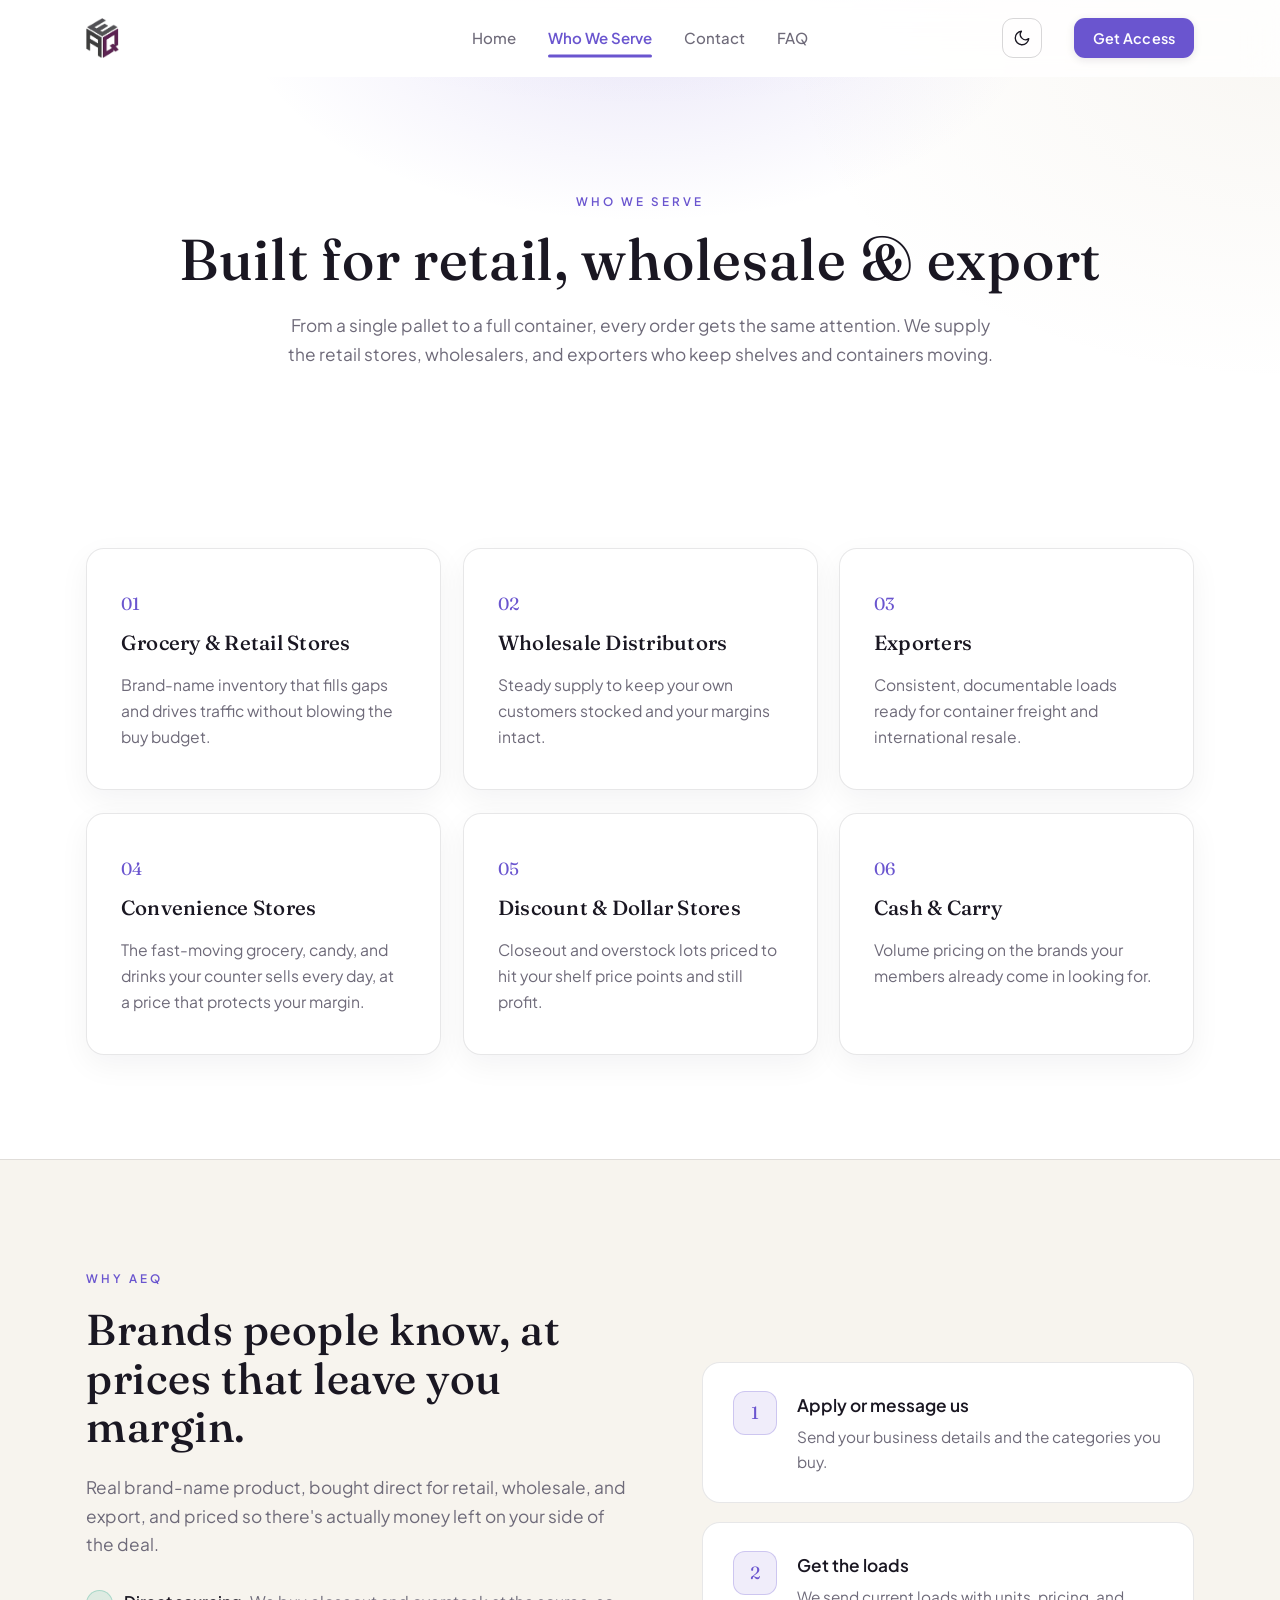
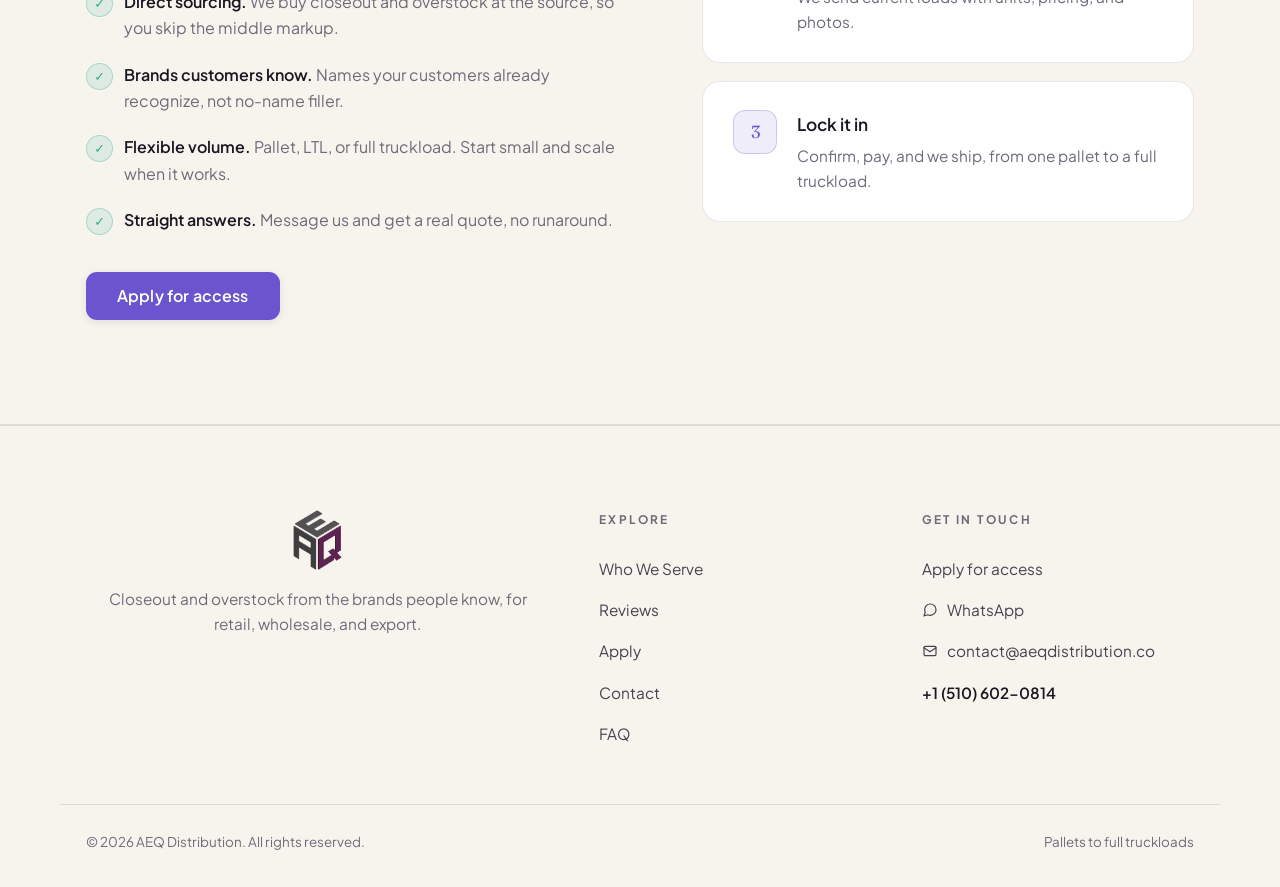
<file: serve.html>
<!DOCTYPE html>
<html lang="en">
<head>
  <meta charset="UTF-8" />
  <meta name="viewport" content="width=device-width, initial-scale=1.0" />
  <title>Who We Serve | AEQ Distribution</title>
  <meta name="description" content="AEQ Distribution supplies retail and grocery stores, wholesale distributors, exporters, convenience, discount, and cash & carry — from a single pallet to a full container." />
  <meta name="theme-color" content="#ffffff" />
  <link rel="icon" type="image/png" href="favicon.png?v=1" />
  <link rel="apple-touch-icon" href="favicon.png?v=1" />
  <link rel="preconnect" href="https://fonts.googleapis.com" />
  <link rel="preconnect" href="https://fonts.gstatic.com" crossorigin />
  <link href="https://fonts.googleapis.com/css2?family=Fraunces:opsz,wght@9..144,400;9..144,500;9..144,600;9..144,700&family=Plus+Jakarta+Sans:wght@400;500;600;700&display=swap" rel="stylesheet" />
  <link rel="stylesheet" href="styles.css?v=38" />
  <script>try{var t=localStorage.getItem('aeq-theme');var d=t==='dark';if(!d)document.documentElement.setAttribute('data-theme','light');var m=document.querySelector('meta[name=theme-color]');if(m)m.setAttribute('content',d?'#0d0d10':'#ffffff');}catch(e){}</script>
</head>
<body id="top">
  <div class="scrollbar" id="scrollbar" aria-hidden="true"></div>

  <header class="nav" id="nav">
    <div class="container nav__inner">
      <a href="index.html" class="brand" aria-label="AEQ Distribution home">
        <img src="images/logo.png?v=2" alt="AEQ Distribution" class="brand__logo" />
      </a>
      <nav class="nav__links" aria-label="Primary">
        <a href="index.html">Home</a>        <a href="serve.html" class="is-active">Who We Serve</a>
        <a href="index.html#contact">Contact</a>
        <a href="faq.html">FAQ</a>
      </nav>
      <button class="theme-toggle" id="themeToggle" type="button" aria-label="Switch light or dark theme">
        <svg class="theme-toggle__sun" viewBox="0 0 24 24" fill="none" stroke="currentColor" stroke-width="1.8" stroke-linecap="round" stroke-linejoin="round" aria-hidden="true"><circle cx="12" cy="12" r="4"/><path d="M12 2v2M12 20v2M4.9 4.9l1.4 1.4M17.7 17.7l1.4 1.4M2 12h2M20 12h2M4.9 19.1l1.4-1.4M17.7 6.3l1.4-1.4"/></svg>
        <svg class="theme-toggle__moon" viewBox="0 0 24 24" fill="none" stroke="currentColor" stroke-width="1.8" stroke-linecap="round" stroke-linejoin="round" aria-hidden="true"><path d="M21 12.8A9 9 0 1 1 11.2 3a7 7 0 0 0 9.8 9.8Z"/></svg>
      </button>
      <a class="btn btn--primary btn--sm nav__cta" href="apply.html">Get Access</a>
      <button class="nav__burger" id="burger" aria-label="Open menu" aria-expanded="false"><span></span><span></span><span></span></button>
    </div>
    <div class="nav__mobile" id="navMobile">
      <a href="index.html">Home</a>      <a href="serve.html" class="is-active">Who We Serve</a>
      <a href="index.html#contact">Contact</a>
      <a href="faq.html">FAQ</a>
      <a class="btn btn--primary" href="apply.html">Get Access</a>
    </div>
  </header>

  <main>
    <section class="page-hero">
      <div class="container">
        <span class="eyebrow">Who we serve</span>
        <h1>Built for retail, wholesale &amp; export</h1>
        <p>From a single pallet to a full container, every order gets the same attention. We supply the retail stores, wholesalers, and exporters who keep shelves and containers moving.</p>
      </div>
    </section>

    <section class="section">
      <div class="container">
        <div class="serve-grid">
          <article class="serve reveal"><span class="serve__no">01</span><h3>Grocery &amp; Retail Stores</h3><p>Brand-name inventory that fills gaps and drives traffic without blowing the buy budget.</p></article>
          <article class="serve reveal"><span class="serve__no">02</span><h3>Wholesale Distributors</h3><p>Steady supply to keep your own customers stocked and your margins intact.</p></article>
          <article class="serve reveal"><span class="serve__no">03</span><h3>Exporters</h3><p>Consistent, documentable loads ready for container freight and international resale.</p></article>
          <article class="serve reveal"><span class="serve__no">04</span><h3>Convenience Stores</h3><p>The fast-moving grocery, candy, and drinks your counter sells every day, at a price that protects your margin.</p></article>
          <article class="serve reveal"><span class="serve__no">05</span><h3>Discount &amp; Dollar Stores</h3><p>Closeout and overstock lots priced to hit your shelf price points and still profit.</p></article>
          <article class="serve reveal"><span class="serve__no">06</span><h3>Cash &amp; Carry</h3><p>Volume pricing on the brands your members already come in looking for.</p></article>
        </div>
      </div>
    </section>

    <section class="section section--soft" id="why">
      <div class="container why">
        <div class="why__copy reveal">
          <span class="eyebrow">Why AEQ</span>
          <h2>Brands people know, at prices that leave you margin.</h2>
          <p class="why__lead">Real brand-name product, bought direct for retail, wholesale, and export, and priced so there's actually money left on your side of the deal.</p>
          <ul class="why__list">
            <li><b>Direct sourcing.</b> We buy closeout and overstock at the source, so you skip the middle markup.</li>
            <li><b>Brands customers know.</b> Names your customers already recognize, not no-name filler.</li>
            <li><b>Flexible volume.</b> Pallet, LTL, or full truckload. Start small and scale when it works.</li>
            <li><b>Straight answers.</b> Message us and get a real quote, no runaround.</li>
          </ul>
          <a class="btn btn--primary btn--lg" href="apply.html">Apply for access</a>
        </div>
        <div class="why__steps">
          <div class="step reveal"><span class="step__n">1</span><div><b>Apply or message us</b><p>Send your business details and the categories you buy.</p></div></div>
          <div class="step reveal"><span class="step__n">2</span><div><b>Get the loads</b><p>We send current loads with units, pricing, and photos.</p></div></div>
          <div class="step reveal"><span class="step__n">3</span><div><b>Lock it in</b><p>Confirm, pay, and we ship, from one pallet to a full truckload.</p></div></div>
        </div>
      </div>
    </section>
  </main>

  <footer class="footer">
    <div class="container footer__inner">
      <div class="footer__brand">
        <a href="index.html" class="brand" aria-label="AEQ Distribution home"><img src="images/logo.png?v=2" alt="AEQ Distribution" class="brand__logo" /></a>
        <p>Closeout and overstock from the brands people know, for retail, wholesale, and export.</p>
      </div>
      <nav class="footer__col" aria-label="Footer">
        <h4>Explore</h4>        <a href="serve.html">Who We Serve</a>
        <a href="index.html#reviews">Reviews</a>
        <a href="apply.html">Apply</a>
        <a href="index.html#contact">Contact</a>
        <a href="faq.html">FAQ</a>
      </nav>
      <div class="footer__col">
        <h4>Get in touch</h4>
        <a href="apply.html">Apply for access</a>
        <a class="js-whatsapp" href="#"><svg class="ico" viewBox="0 0 24 24" stroke-width="1.8" stroke-linecap="round" stroke-linejoin="round" aria-hidden="true"><path d="M21 11.5a8.38 8.38 0 0 1-8.5 8.5 8.5 8.5 0 0 1-3.8-.9L3 21l1.9-5.7a8.5 8.5 0 0 1-.9-3.8A8.38 8.38 0 0 1 12.5 3 8.38 8.38 0 0 1 21 11.5Z"/></svg>WhatsApp</a>
        <a href="mailto:contact@aeqdistribution.co"><svg class="ico" viewBox="0 0 24 24" stroke-width="1.8" stroke-linecap="round" stroke-linejoin="round" aria-hidden="true"><rect x="3" y="5" width="18" height="14" rx="2"/><path d="m3 7 9 6 9-6"/></svg>contact@aeqdistribution.co</a>
        <a class="footer__phone js-whatsapp" href="#">+1 (510) 602-0814</a>
      </div>
    </div>
    <div class="container footer__bar">
      <span>© <span id="year"></span> AEQ Distribution. All rights reserved.</span>
      <span>Pallets to full truckloads</span>
    </div>
  </footer>

  <script src="script.js?v=32"></script>
</body>
</html>
</file>
<file: styles.css>
/* ============================================================
   AEQ Distribution — dark charcoal + single muted-lavender accent
   Serif display (Fraunces) over clean sans body (Plus Jakarta).
   One unified accent. No clashing colors. Matte, high-end.
   ============================================================ */
:root {
  /* type */
  --serif: "Fraunces", "Iowan Old Style", Georgia, "Times New Roman", serif;
  --font: "Plus Jakarta Sans", system-ui, -apple-system, "Segoe UI", Roboto, sans-serif;

  /* surfaces — charcoal / matte metal */
  --bg: #0d0d10;
  --bg-soft: #131318;
  --bg-panel: #16161c;
  --card: #17171e;
  --card-hover: #1c1c25;
  --line: rgba(255, 255, 255, .09);
  --line-strong: rgba(255, 255, 255, .16);

  /* text */
  --ink: #f4f2f8;
  --ink-soft: #cbc8d6;
  --muted: #908d9d;

  /* single accent — muted lavender */
  --accent: #b9a8e6;
  --accent-strong: #cdbcf3;
  --accent-deep: #9a85d4;
  --accent-ink: #17131f;        /* text on a lavender fill */
  --accent-tint: rgba(185, 168, 230, .12);
  --accent-line: rgba(185, 168, 230, .28);
  --accent-rgb: 185, 168, 230;
  /* secondary accent — soft mint, used sparingly */
  --mint: #74d6c0;
  --mint-tint: rgba(116, 214, 192, .14);
  --mint-line: rgba(116, 214, 192, .34);

  --radius: 18px;
  --radius-sm: 12px;
  --btn-radius: 11px;
  --shadow-sm: 0 8px 30px rgba(0, 0, 0, .35);
  --shadow-md: 0 24px 60px rgba(0, 0, 0, .5);
  --maxw: 1160px;
  --ease: cubic-bezier(.2, .7, .2, 1);
}

/* ---------- Light theme (white + beige, charcoal text, matte purple) ---------- */
html[data-theme="light"] {
  --bg: #ffffff;
  --bg-soft: #f7f4ee;
  --bg-panel: #f4f0e7;
  --card: #ffffff;
  --card-hover: #faf8f3;
  --line: rgba(26, 23, 34, .10);
  --line-strong: rgba(26, 23, 34, .17);
  --ink: #1a1722;
  --ink-soft: #46424f;
  --muted: #6e6a79;
  --accent: #6a55cf;
  --accent-strong: #5a45bf;
  --accent-deep: #4c3aa6;
  --accent-ink: #ffffff;
  --accent-tint: rgba(106, 85, 207, .10);
  --accent-line: rgba(106, 85, 207, .26);
  --accent-rgb: 106, 85, 207;
  --mint: #2fa98f;
  --mint-tint: rgba(47, 169, 143, .12);
  --mint-line: rgba(47, 169, 143, .30);
  --shadow-sm: 0 10px 30px rgba(26, 23, 34, .08);
  --shadow-md: 0 24px 60px rgba(26, 23, 34, .12);
}
html[data-theme="light"] body {
  background-image:
    radial-gradient(1100px 620px at 50% -260px, rgba(var(--accent-rgb), .07), transparent 60%),
    radial-gradient(900px 600px at 100% 6%, rgba(150, 120, 60, .06), transparent 55%);
}
html[data-theme="light"] .nav { background: rgba(255, 255, 255, .78); }
html[data-theme="light"] .nav.is-stuck { background: rgba(255, 255, 255, .92); }

* { box-sizing: border-box; margin: 0; padding: 0; }
html { scroll-behavior: smooth; -webkit-text-size-adjust: 100%; }
body {
  font-family: var(--font);
  color: var(--ink);
  background: var(--bg);
  line-height: 1.65;
  -webkit-font-smoothing: antialiased;
  overflow-x: hidden;
  /* subtle matte-metal sheen */
  background-image:
    radial-gradient(1100px 620px at 50% -260px, rgba(var(--accent-rgb), .10), transparent 60%),
    radial-gradient(900px 600px at 100% 8%, rgba(255, 255, 255, .025), transparent 55%);
  background-attachment: fixed;
}
svg { display: block; }
a { color: inherit; text-decoration: none; }
img { max-width: 100%; }

.container { width: 100%; max-width: var(--maxw); margin-inline: auto; padding-inline: 26px; }

/* ---------- Scroll progress bar ---------- */
.scrollbar {
  position: fixed; top: 0; left: 0; height: 2px; width: 0;
  background: var(--accent); z-index: 100;
  box-shadow: 0 0 12px rgba(var(--accent-rgb), .6);
  transition: width .08s linear;
}

/* ---------- Headings (serif) ---------- */
h1, h2, h3, .brand__mark { font-family: var(--serif); font-weight: 500; letter-spacing: .012em; }
.hl { color: var(--accent); font-weight: 700; }
.accent { color: var(--accent); font-style: normal; }

/* ---------- Scroll reveal ---------- */
.reveal { opacity: 0; transform: translateY(20px); transition: opacity .7s var(--ease), transform .7s var(--ease); will-change: opacity, transform; }
.reveal.is-visible { opacity: 1; transform: none; }
.hero__title.reveal { transition-delay: .05s; }
.hero__sub.reveal { transition-delay: .14s; }
.hero__cta.reveal { transition-delay: .23s; }
.hero__trust.reveal { transition-delay: .32s; }
.hero__caps.reveal { transition-delay: .4s; }
.cat-grid .cat:nth-child(2) { transition-delay: .06s; }
.cat-grid .cat:nth-child(3) { transition-delay: .12s; }
.cat-grid .cat:nth-child(4) { transition-delay: .18s; }
.cat-grid .cat:nth-child(5) { transition-delay: .06s; }
.cat-grid .cat:nth-child(6) { transition-delay: .12s; }
.cat-grid .cat:nth-child(7) { transition-delay: .18s; }
.cat-grid .cat:nth-child(8) { transition-delay: .24s; }
.serve-grid .serve:nth-child(2), .why__steps .step:nth-child(2) { transition-delay: .09s; }
.serve-grid .serve:nth-child(3), .why__steps .step:nth-child(3) { transition-delay: .18s; }
.serve-grid .serve:nth-child(4) { transition-delay: .09s; }
.serve-grid .serve:nth-child(5) { transition-delay: .18s; }
.serve-grid .serve:nth-child(6) { transition-delay: .27s; }
.getstarted-grid .gs-card:nth-child(2) { transition-delay: .1s; }

/* ---------- Buttons — one unified accent ---------- */
.btn {
  display: inline-flex; align-items: center; justify-content: center; gap: .55em;
  font-family: var(--font); font-weight: 600; font-size: .95rem; letter-spacing: .01em;
  padding: 13px 24px; border-radius: var(--btn-radius); border: 1px solid transparent; cursor: pointer;
  transition: transform .2s var(--ease), background .2s, color .2s, border-color .2s, box-shadow .25s;
  white-space: nowrap; line-height: 1;
}
.btn:hover { transform: translateY(-2px); }
.btn:active { transform: translateY(0); }
.btn .ico { width: 1.1em; height: 1.1em; fill: currentColor; }
.btn--primary { background: var(--accent); color: var(--accent-ink); box-shadow: 0 2px 8px rgba(26, 23, 34, .10); }
.btn--primary:hover { background: var(--accent-strong); box-shadow: 0 4px 14px rgba(26, 23, 34, .16); }
.btn--outline { background: var(--accent-tint); color: var(--ink); border-color: var(--accent-line); }
.btn--outline:hover { border-color: var(--accent); color: var(--accent); background: var(--accent-tint); box-shadow: 0 2px 8px rgba(var(--accent-rgb), .12); }
.btn--ghost { background: transparent; color: var(--accent); border-color: var(--accent-line); }
.btn--ghost:hover { background: var(--accent-tint); border-color: var(--accent); }
.btn--sm { padding: 10px 18px; font-size: .9rem; }
.btn--lg { padding: 15px 30px; font-size: 1rem; }
.btn--block { width: 100%; }

/* ---------- Brand wordmark ---------- */
.brand { display: inline-flex; align-items: center; gap: .45em; letter-spacing: -.01em; }
.brand__logo { display: block; height: 40px; width: auto; }
/* dark mode uses the dark-keyed logo so there's no light edge halo */
html:not([data-theme="light"]) .brand__logo,
html:not([data-theme="light"]) .hero__logo-spin img { content: url("images/logo-dark.png?v=1"); }
.brand__mark { font-size: 1.5rem; font-weight: 600; color: var(--accent); }
.brand__word { font-family: var(--font); font-size: .72rem; font-weight: 600; color: var(--ink-soft); letter-spacing: .26em; text-transform: uppercase; }

.eyebrow { display: inline-block; font-family: var(--font); font-size: .73rem; font-weight: 600; letter-spacing: .26em; text-transform: uppercase; color: var(--accent); margin-bottom: 18px; }

/* ---------- Stars ---------- */
.stars { color: var(--accent); letter-spacing: 4px; font-size: 1.05rem; }

/* ---------- Nav ---------- */
.nav { position: sticky; top: 0; z-index: 50; background: rgba(13, 13, 16, .72); backdrop-filter: saturate(160%) blur(16px); border-bottom: 1px solid transparent; transition: border-color .25s, background .25s; }
.nav.is-stuck { border-color: var(--line); background: rgba(13, 13, 16, .9); }
.nav__inner { display: flex; align-items: center; gap: 18px; height: 76px; position: relative; }
/* nav links sit in the absolute center of the header; logo left, controls right */
.nav__links { position: absolute; left: 50%; top: 50%; transform: translate(-50%, -50%); display: flex; align-items: center; gap: 32px; }
.nav__links a { font-weight: 500; font-size: .94rem; color: var(--muted); position: relative; transition: color .15s; }
.nav__links a::after { content: ""; position: absolute; left: 0; bottom: -7px; width: 0; height: 2.5px; border-radius: 2px; background: var(--accent); transition: width .25s var(--ease); }
.nav__links a:hover { color: var(--ink); }
.nav__links a:hover::after { width: 100%; }
.nav__links a.is-active { color: var(--accent); font-weight: 600; }
.nav__links a.is-active::after { width: 100%; }
/* equal-height controls so logo, links, toggle & button share one centered baseline */
.nav__cta { flex: none; height: 40px; }
.brand { align-self: center; }
.theme-toggle { flex: none; margin-left: auto; margin-right: 14px; width: 40px; height: 40px; border-radius: var(--btn-radius); border: 1px solid var(--line-strong); background: transparent; color: var(--ink); display: grid; place-items: center; cursor: pointer; transition: border-color .2s, color .2s, background .2s; }
.theme-toggle:hover { border-color: var(--accent); color: var(--accent); background: var(--accent-tint); }
.theme-toggle:hover { border-color: var(--accent); color: var(--accent); background: var(--accent-tint); }
.theme-toggle svg { width: 18px; height: 18px; }
.theme-toggle__moon { display: none; }
html[data-theme="light"] .theme-toggle__sun { display: none; }
html[data-theme="light"] .theme-toggle__moon { display: block; }
.nav__burger { display: none; background: none; border: 0; cursor: pointer; width: 42px; height: 42px; flex-direction: column; gap: 5px; align-items: center; justify-content: center; }
.nav__burger span { width: 22px; height: 2px; background: var(--ink); border-radius: 2px; transition: .25s; }
.nav__burger[aria-expanded="true"] span:nth-child(1) { transform: translateY(7px) rotate(45deg); }
.nav__burger[aria-expanded="true"] span:nth-child(2) { opacity: 0; }
.nav__burger[aria-expanded="true"] span:nth-child(3) { transform: translateY(-7px) rotate(-45deg); }
.nav__mobile { display: none; flex-direction: column; gap: 2px; padding: 10px 26px 24px; background: var(--bg); border-bottom: 1px solid var(--line); }
.nav__mobile a { padding: 14px 6px; font-weight: 500; color: var(--ink-soft); border-bottom: 1px solid var(--line); }
.nav__mobile a.is-active { color: var(--accent); }
.nav__mobile .btn { margin-top: 16px; border-bottom: 0; }
.nav__mobile.is-open { display: flex; }

/* ---------- Hero ---------- */
.hero { position: relative; overflow: hidden; padding: 60px 0 96px; text-align: center; }
.hero::before { content: ""; position: absolute; inset: 0; pointer-events: none;
  background: radial-gradient(680px 360px at 50% 0%, rgba(var(--accent-rgb), .16), transparent 64%); }
.hero__inner { position: relative; z-index: 1; display: flex; flex-direction: column; align-items: center; }

/* ---------- Hero logo: gentle continuous bob ---------- */
.hero__logo { margin: 0 auto 22px; width: clamp(82px, 9vw, 112px); }
.hero__logo-bob { animation: bob 3.2s ease-in-out infinite; will-change: transform; }
.hero__logo-spin { display: block; }
.hero__logo img { display: block; width: 100%; height: auto; filter: drop-shadow(0 14px 28px rgba(26, 23, 34, .22)); }
@keyframes bob { 0%, 100% { transform: translateY(0); } 50% { transform: translateY(-13px); } }
.hero__title { font-size: clamp(2.6rem, 6vw, 4.6rem); font-weight: 700; line-height: 1.05; max-width: 16ch; }
.hero__sub { margin-top: 26px; font-size: 1.12rem; color: var(--ink-soft); max-width: 40em; }
.hero__cta { margin-top: 38px; display: flex; flex-wrap: wrap; gap: 22px; justify-content: center; }
.hero__trust { margin-top: 46px; font-size: .92rem; color: var(--muted); font-weight: 500; }
.hero__trust b { color: var(--accent); font-weight: 600; }
.hero__caps { margin-top: 12px; font-size: .68rem; font-weight: 600; letter-spacing: .28em; text-transform: uppercase; color: var(--muted); opacity: .75; }

/* ---------- Brands marquee ---------- */
.brands { padding: 0 0 4px; border-top: 1px solid var(--line); }
.brands__label { text-align: center; color: var(--ink-soft); font-size: .85rem; font-weight: 700; letter-spacing: .24em; text-transform: uppercase; margin: 16px 0 30px; }
.marquee { overflow: hidden; -webkit-mask-image: linear-gradient(90deg, transparent, #000 12%, #000 88%, transparent); mask-image: linear-gradient(90deg, transparent, #000 12%, #000 88%, transparent); padding-bottom: 44px; }
.marquee__track { display: flex; align-items: center; gap: 16px; width: max-content; animation: scroll 30s linear infinite; }
.marquee:hover .marquee__track { animation-play-state: paused; }
.marquee__track span { color: #374151; font-weight: 600; font-size: .8rem; letter-spacing: .12em; text-transform: uppercase; white-space: nowrap;
  background: #ffffff; border: 1px solid #e5e7eb; padding: 9px 18px; border-radius: 999px; transition: background .2s, color .2s, border-color .2s; cursor: default; }
.marquee__track span:hover { background: var(--accent); border-color: var(--accent); color: #fff; }
.marquee__track span[aria-hidden] { display: none; }
@keyframes scroll { to { transform: translateX(-50%); } }

/* ---------- Sections ---------- */
.section { padding: 104px 0; }
.section--soft { background: var(--bg-soft); border-block: 1px solid var(--line); }
.section__head { max-width: 660px; margin: 0 auto 60px; text-align: center; }
.section__head--left { margin-left: 0; text-align: left; }
.section__head h2 { font-size: clamp(2rem, 4vw, 3rem); line-height: 1.12; }
.section__head p { margin-top: 12px; color: var(--muted); font-size: 1.06rem; }

/* ---------- Categories — Steady-style text-on-image tiles ---------- */
.cat-grid { display: flex; flex-wrap: wrap; justify-content: center; gap: 20px; margin-top: 48px; }
.cat { position: relative; overflow: hidden; border-radius: 12px; width: 100%; max-width: 240px; aspect-ratio: 3 / 4; box-shadow: 0 10px 30px rgba(0, 0, 0, .08); display: block; }
.cat img { position: absolute; inset: 0; width: 100%; height: 100%; object-fit: cover; z-index: 1; transition: transform .6s var(--ease); }
.cat:hover img { transform: scale(1.05); }
.cat__shade { position: absolute; left: 0; right: 0; bottom: 0; height: 55%; z-index: 10; pointer-events: none;
  background: linear-gradient(to top, rgba(0, 0, 0, .95) 0%, rgba(0, 0, 0, 0) 100%); }
.cat__text { position: absolute; left: 0; right: 0; bottom: 0; z-index: 20; padding: 24px 16px 20px; display: flex; flex-direction: column; align-items: center; text-align: center; }
.cat__title { color: #fff; font-family: var(--serif); font-weight: 700; font-size: 1.125rem; line-height: 1.2; letter-spacing: 0; margin: 0 0 6px; text-shadow: 0 2px 4px rgba(0, 0, 0, .5); }
.cat__cta { color: rgba(255, 255, 255, .8); font-size: .78rem; font-weight: 700; text-transform: uppercase; letter-spacing: .06em; transition: color .2s ease; }
.cat:hover .cat__cta { color: #fff; }

/* ---------- Recent loads gallery ---------- */
.loads-grid { display: grid; grid-template-columns: repeat(4, 1fr); gap: 22px; }
.load { position: relative; overflow: hidden; border-radius: var(--radius); border: 1px solid var(--line); background: var(--bg-panel); aspect-ratio: 3 / 4; }
.load img { width: 100%; height: 100%; object-fit: cover; display: block; transition: transform .6s var(--ease); }
.load:hover img { transform: scale(1.05); }
.load__cap { position: absolute; left: 0; right: 0; bottom: 0; padding: 18px 18px 16px; display: flex; align-items: center; justify-content: space-between; gap: 8px;
  background: linear-gradient(to top, rgba(5, 5, 8, .92), rgba(5, 5, 8, .4) 60%, transparent); }
.load__cap b { font-family: var(--serif); font-size: 1.05rem; font-weight: 500; color: #fff; }
.load__tag { flex: none; font-size: .66rem; font-weight: 600; letter-spacing: .1em; text-transform: uppercase; color: var(--mint); background: var(--mint-tint); border: 1px solid var(--mint-line); padding: 4px 10px; border-radius: 999px; }
.loads-grid .load:nth-child(2) { transition-delay: .07s; }
.loads-grid .load:nth-child(3) { transition-delay: .14s; }
.loads-grid .load:nth-child(4) { transition-delay: .21s; }

/* ---------- Who we serve ---------- */
.serve-grid { display: grid; grid-template-columns: repeat(3, 1fr); gap: 22px; }
.serve-grid--3 { grid-template-columns: repeat(3, 1fr); }
.serve { position: relative; background: var(--card); border: 1px solid var(--line); border-radius: var(--radius); padding: 40px 34px; box-shadow: 0 10px 30px rgba(26, 23, 34, .05); transition: transform .28s var(--ease), border-color .28s, background .28s, box-shadow .28s; }
.serve:hover { transform: translateY(-5px); border-color: var(--accent-line); background: var(--card-hover); box-shadow: 0 18px 44px rgba(26, 23, 34, .09); }
.serve__ico { display: grid; place-items: center; width: 50px; height: 50px; border-radius: 14px; background: var(--accent-tint); border: 1px solid var(--accent-line); color: var(--accent); margin-bottom: 20px; }
.serve__ico svg { width: 26px; height: 26px; stroke: currentColor; fill: none; stroke-width: 1.7; stroke-linecap: round; stroke-linejoin: round; }
.serve__no { display: block; font-family: var(--serif); font-size: 1.1rem; color: var(--accent); margin-bottom: 8px; }
.serve h3 { font-size: 1.28rem; font-weight: 500; margin-bottom: 12px; }
.serve p { color: var(--muted); font-size: .98rem; }

/* ---------- Get started (buy / sell) — identical pair ---------- */
.getstarted-grid { display: grid; grid-template-columns: 1fr 1fr; gap: 24px; max-width: 880px; margin: 0 auto; }
.gs-card { display: flex; flex-direction: column; align-items: flex-start; background: var(--card); border: 1px solid var(--line); border-radius: var(--radius); padding: 48px 42px; transition: transform .28s var(--ease), border-color .28s, background .28s; }
.gs-card:hover { transform: translateY(-5px); border-color: var(--accent-line); background: var(--card-hover); }
.gs-card .eyebrow { margin-bottom: 14px; }
.gs-card h3 { font-size: 1.7rem; font-weight: 500; margin-bottom: 14px; }
.gs-card p { color: var(--muted); margin-bottom: 32px; max-width: 30em; }
.gs-card .btn { margin-top: auto; }

/* ---------- Reviews — flowing carousel + progress bar ---------- */
.reviews-wrap { position: relative; }
.quotes { display: flex; gap: 26px; overflow-x: auto; scroll-snap-type: x mandatory; scroll-behavior: smooth; padding: 4px; -ms-overflow-style: none; scrollbar-width: none; }
.quotes::-webkit-scrollbar { display: none; }
.quote { flex: 0 0 calc((100% - 52px) / 3); scroll-snap-align: start; display: flex; flex-direction: column; background: var(--card); border: 1px solid var(--line); border-radius: var(--radius); padding: 36px 32px; transition: border-color .28s, transform .28s var(--ease); }
.quote:hover { border-color: var(--accent-line); transform: translateY(-4px); }
.quote blockquote { margin: 20px 0 26px; font-size: 1.17rem; line-height: 1.62; color: var(--ink-soft); flex: 1; }
.quote figcaption { display: flex; align-items: center; gap: 14px; }
.avatar { flex: none; width: 46px; height: 46px; border-radius: 50%; display: grid; place-items: center; font-family: var(--font); font-weight: 600; font-size: .92rem; color: var(--accent); background: var(--accent-tint); border: 1px solid var(--accent-line); }
/* distinct pastel per reviewer for personality */
.quote:nth-child(1) .avatar { color: #6a55cf; background: rgba(106, 85, 207, .13); border-color: rgba(106, 85, 207, .30); }
.quote:nth-child(2) .avatar { color: #2f7fc4; background: rgba(47, 127, 196, .13); border-color: rgba(47, 127, 196, .30); }
.quote:nth-child(3) .avatar { color: #2fa98f; background: rgba(47, 169, 143, .14); border-color: rgba(47, 169, 143, .32); }
.quote:nth-child(4) .avatar { color: #c98a2e; background: rgba(201, 138, 46, .14); border-color: rgba(201, 138, 46, .32); }
.quote:nth-child(5) .avatar { color: #c4548f; background: rgba(196, 84, 143, .13); border-color: rgba(196, 84, 143, .30); }
.quote:nth-child(6) .avatar { color: #4aa3a0; background: rgba(74, 163, 160, .14); border-color: rgba(74, 163, 160, .32); }
.quote .who b { display: block; font-family: var(--font); font-weight: 600; font-size: .98rem; }
.quote .who span { display: block; color: var(--muted); font-size: .84rem; margin-top: 2px; }
/* progress bar */
.rev-progress { position: relative; height: 3px; margin: 40px auto 0; max-width: 280px; background: var(--line); border-radius: 3px; overflow: hidden; }
.rev-progress span { position: absolute; left: 0; top: 0; height: 100%; width: 33%; background: var(--accent); border-radius: 3px; transition: left .25s var(--ease), width .25s var(--ease); }
.rev-nav { display: flex; justify-content: center; gap: 14px; margin-top: 26px; }
.carousel__btn { width: 48px; height: 48px; border-radius: 50%; border: 2px solid var(--line-strong); background: transparent; color: var(--ink); font-size: 1.2rem; cursor: pointer; display: grid; place-items: center; transition: border-color .2s, color .2s, background .2s; }
.carousel__btn:hover { border-color: var(--accent); color: #fff; background: var(--accent); }

/* ---------- Stay connected ---------- */
.connect { padding: 0 0 8px; }
.connect__inner { display: flex; align-items: center; justify-content: space-between; flex-wrap: wrap; gap: 22px; background: var(--bg-panel); border: 1px solid var(--line); border-radius: var(--radius); padding: 40px 44px; }
.connect__inner h3 { font-size: 1.5rem; font-weight: 500; }
.connect__inner p { color: var(--muted); font-size: .98rem; margin-top: 6px; }

/* ---------- Inner page header ---------- */
.page-hero { position: relative; overflow: hidden; padding: 110px 0 76px; text-align: center; }
.page-hero::before { content: ""; position: absolute; inset: 0; pointer-events: none; background: radial-gradient(620px 320px at 50% -60px, rgba(var(--accent-rgb), .14), transparent 64%); }
.page-hero .container { position: relative; z-index: 1; }
.page-hero h1 { font-size: clamp(2.2rem, 5vw, 3.6rem); line-height: 1.08; }
.page-hero p { margin: 20px auto 0; max-width: 42em; color: var(--muted); font-size: 1.08rem; }

/* ---------- Why AEQ (serve page) ---------- */
.why { display: grid; grid-template-columns: 1.05fr .95fr; gap: 72px; align-items: center; }
.why h2 { font-size: clamp(2rem, 3.6vw, 2.7rem); line-height: 1.12; }
.why__lead { color: var(--muted); font-size: 1.08rem; margin: 22px 0 30px; }
.why__list { list-style: none; display: grid; gap: 20px; margin-bottom: 38px; }
.why__list li { position: relative; padding-left: 38px; color: var(--muted); }
.why__list li b { color: var(--ink); font-weight: 600; }
.why__list li::before { content: "✓"; position: absolute; left: 0; top: 1px; width: 25px; height: 25px; display: grid; place-items: center; background: var(--mint-tint); color: var(--mint); border: 1px solid var(--mint-line); border-radius: 50%; font-size: .8rem; font-weight: 700; }
.why__steps { display: grid; gap: 18px; }
.step { display: flex; gap: 20px; align-items: flex-start; background: var(--card); border: 1px solid var(--line); border-radius: var(--radius); padding: 28px 30px; transition: transform .28s var(--ease), border-color .28s; }
.step:hover { transform: translateY(-3px); border-color: var(--accent-line); }
.step__n { flex: none; width: 44px; height: 44px; display: grid; place-items: center; font-family: var(--serif); background: var(--accent-tint); border: 1px solid var(--accent-line); color: var(--accent); font-size: 1.1rem; border-radius: 12px; }
.step b { display: block; font-family: var(--font); font-size: 1.08rem; font-weight: 600; margin-bottom: 4px; }
.step p { color: var(--muted); font-size: .96rem; }

/* ---------- Forms ---------- */
.apply { max-width: 780px; }
.form { background: var(--card); border: 1px solid var(--line); border-radius: var(--radius); padding: 44px; }
.form__intro { color: var(--muted); font-size: 1rem; margin-bottom: 26px; }
.field__note { color: var(--muted); font-size: .82rem; margin-top: 8px; }
.form__row { display: grid; grid-template-columns: 1fr 1fr; gap: 20px; }
.field { margin-bottom: 20px; display: flex; flex-direction: column; }
.field:last-of-type { margin-bottom: 24px; }
.field > label, .field__label { font-weight: 600; font-size: .9rem; margin-bottom: 9px; color: var(--ink); }
.field > label span { color: var(--accent); }
.field > label span.opt { color: var(--muted); font-weight: 400; }
.form input, .form select, .form textarea {
  width: 100%; font-family: var(--font); font-size: 1rem; color: var(--ink);
  padding: 14px 16px; border: 1px solid var(--line-strong); border-radius: var(--radius-sm); background: var(--bg);
  transition: border-color .2s, box-shadow .2s;
}
.form input::placeholder, .form textarea::placeholder { color: var(--muted); }
.form input:focus, .form select:focus, .form textarea:focus {
  outline: none; border-color: var(--accent); box-shadow: 0 0 0 3px rgba(var(--accent-rgb), .18);
}
.form textarea { resize: vertical; min-height: 96px; }
.select-wrap { position: relative; }
.select-wrap svg { position: absolute; right: 15px; top: 50%; transform: translateY(-50%); width: 18px; height: 18px; color: var(--muted); pointer-events: none; }
.form select { appearance: none; -webkit-appearance: none; padding-right: 44px; cursor: pointer; }
.form select option { background: var(--bg); color: var(--ink); }
.checks { display: grid; grid-template-columns: 1fr 1fr; gap: 12px; }
.check { display: flex; align-items: center; gap: 12px; border: 1px solid var(--line-strong); border-radius: var(--radius-sm); padding: 14px 16px; cursor: pointer; font-size: .95rem; font-weight: 500; color: var(--ink-soft); margin: 0; transition: border-color .2s, background .2s; }
.check:hover { border-color: var(--accent-line); background: var(--accent-tint); }
.check input { width: 18px; height: 18px; flex: none; accent-color: var(--accent); cursor: pointer; }
.check input:checked ~ span { font-weight: 600; color: var(--accent); }
.form .btn { margin-top: 6px; }
.form__fine { text-align: center; color: var(--muted); font-size: .84rem; margin-top: 16px; }

/* ---------- FAQ ---------- */
.faq { max-width: 840px; }
.acc { display: grid; gap: 14px; margin-top: 8px; }
.acc__item { background: var(--card); border: 1px solid var(--line); border-radius: var(--radius-sm); padding: 4px 26px; transition: border-color .2s; }
.acc__item[open] { border-color: var(--accent-line); }
.acc__item summary { list-style: none; cursor: pointer; font-family: var(--serif); font-weight: 500; font-size: 1.12rem; padding: 22px 0; display: flex; justify-content: space-between; align-items: center; gap: 16px; }
.acc__item summary::-webkit-details-marker { display: none; }
.acc__item summary::after { content: "+"; font-size: 1.6rem; font-weight: 300; color: var(--accent); transition: transform .25s var(--ease); }
.acc__item[open] summary::after { transform: rotate(45deg); }
.acc__item p { color: var(--muted); padding-bottom: 24px; margin-top: -4px; }

/* ---------- Footer ---------- */
.footer { background: var(--bg-soft); border-top: 1px solid var(--line); padding: 84px 0 34px; }
.footer__inner { display: grid; grid-template-columns: 1.7fr 1fr 1fr; gap: 50px; padding-bottom: 50px; border-bottom: 1px solid var(--line); }
.footer__brand { display: flex; flex-direction: column; align-items: center; text-align: center; }
.footer__brand .brand__logo { height: 60px; }
.footer__brand p { margin-top: 16px; max-width: 30em; color: var(--muted); font-size: .96rem; }
.footer__col h4 { font-family: var(--font); font-size: .74rem; letter-spacing: .2em; text-transform: uppercase; color: var(--muted); margin-bottom: 18px; }
.footer__col a { display: flex; align-items: center; gap: 9px; padding: 8px 0; color: var(--ink-soft); font-size: .96rem; transition: color .15s; }
.footer__col a:hover { color: var(--accent); }
.footer__col a .ico { width: 16px; height: 16px; stroke: currentColor; fill: none; flex: none; }
.footer__phone { font-weight: 600; color: var(--ink) !important; }
.footer__phone:hover { color: var(--accent) !important; }
.footer__bar { display: flex; justify-content: space-between; flex-wrap: wrap; gap: 10px; padding-top: 26px; font-size: .84rem; color: var(--muted); }

/* ---------- Responsive ---------- */
@media (max-width: 940px) {
  .nav__links { display: none; }
  .nav__cta { display: none; }
  .theme-toggle { margin-left: auto; }
  .nav__burger { display: flex; }
  .why { grid-template-columns: 1fr; gap: 48px; }
  .getstarted-grid { grid-template-columns: 1fr; }
  .loads-grid { grid-template-columns: repeat(2, 1fr); }
  .serve-grid, .serve-grid--3 { grid-template-columns: 1fr 1fr; }
  .quote { flex-basis: calc((100% - 26px) / 2); }
  .connect__inner { flex-direction: column; align-items: flex-start; text-align: left; }
  .footer__inner { grid-template-columns: 1fr 1fr; }
  .section { padding: 84px 0; }
}
@media (max-width: 560px) {
  .container { padding-inline: 20px; }
  .hero { padding: 76px 0 64px; }
  .hero__title { font-size: clamp(2rem, 8.5vw, 2.7rem); max-width: 100%; }
  .hero__sub { font-size: 1rem; margin-top: 18px; }
  .hero__cta { width: 100%; margin-top: 30px; }
  .hero__cta .btn { width: 100%; }
  .section { padding: 68px 0; }
  .section__head { margin-bottom: 44px; }
  .section__head h2 { font-size: clamp(1.8rem, 7vw, 2.3rem); }
  .page-hero { padding: 84px 0 56px; }
  .page-hero h1 { font-size: clamp(1.8rem, 7.5vw, 2.5rem); }
  .cat-grid { gap: 14px; margin-top: 36px; }
  .cat { max-width: calc(50% - 7px); }
  .serve-grid, .serve-grid--3, .footer__inner { grid-template-columns: 1fr; }
  .quote { flex-basis: 86%; }
  .form__row, .checks { grid-template-columns: 1fr; }
  .form { padding: 26px 20px; }
  .footer__bar { flex-direction: column; }
  .gs-card { padding: 34px 26px; }
  .connect__inner { padding: 30px 26px; }
  .connect__inner .btn { width: 100%; }
}
@media (prefers-reduced-motion: reduce) {
  *, *::before, *::after { animation: none !important; transition: none !important; }
  .marquee__track { animation: scroll 30s linear infinite !important; }
  /* keep the hero logo's gentle bob even under reduced-motion */
  .hero__logo-bob { animation: bob 3.2s ease-in-out infinite !important; }
  .reveal { opacity: 1 !important; transform: none !important; }
  html { scroll-behavior: auto; }
}
</file>
